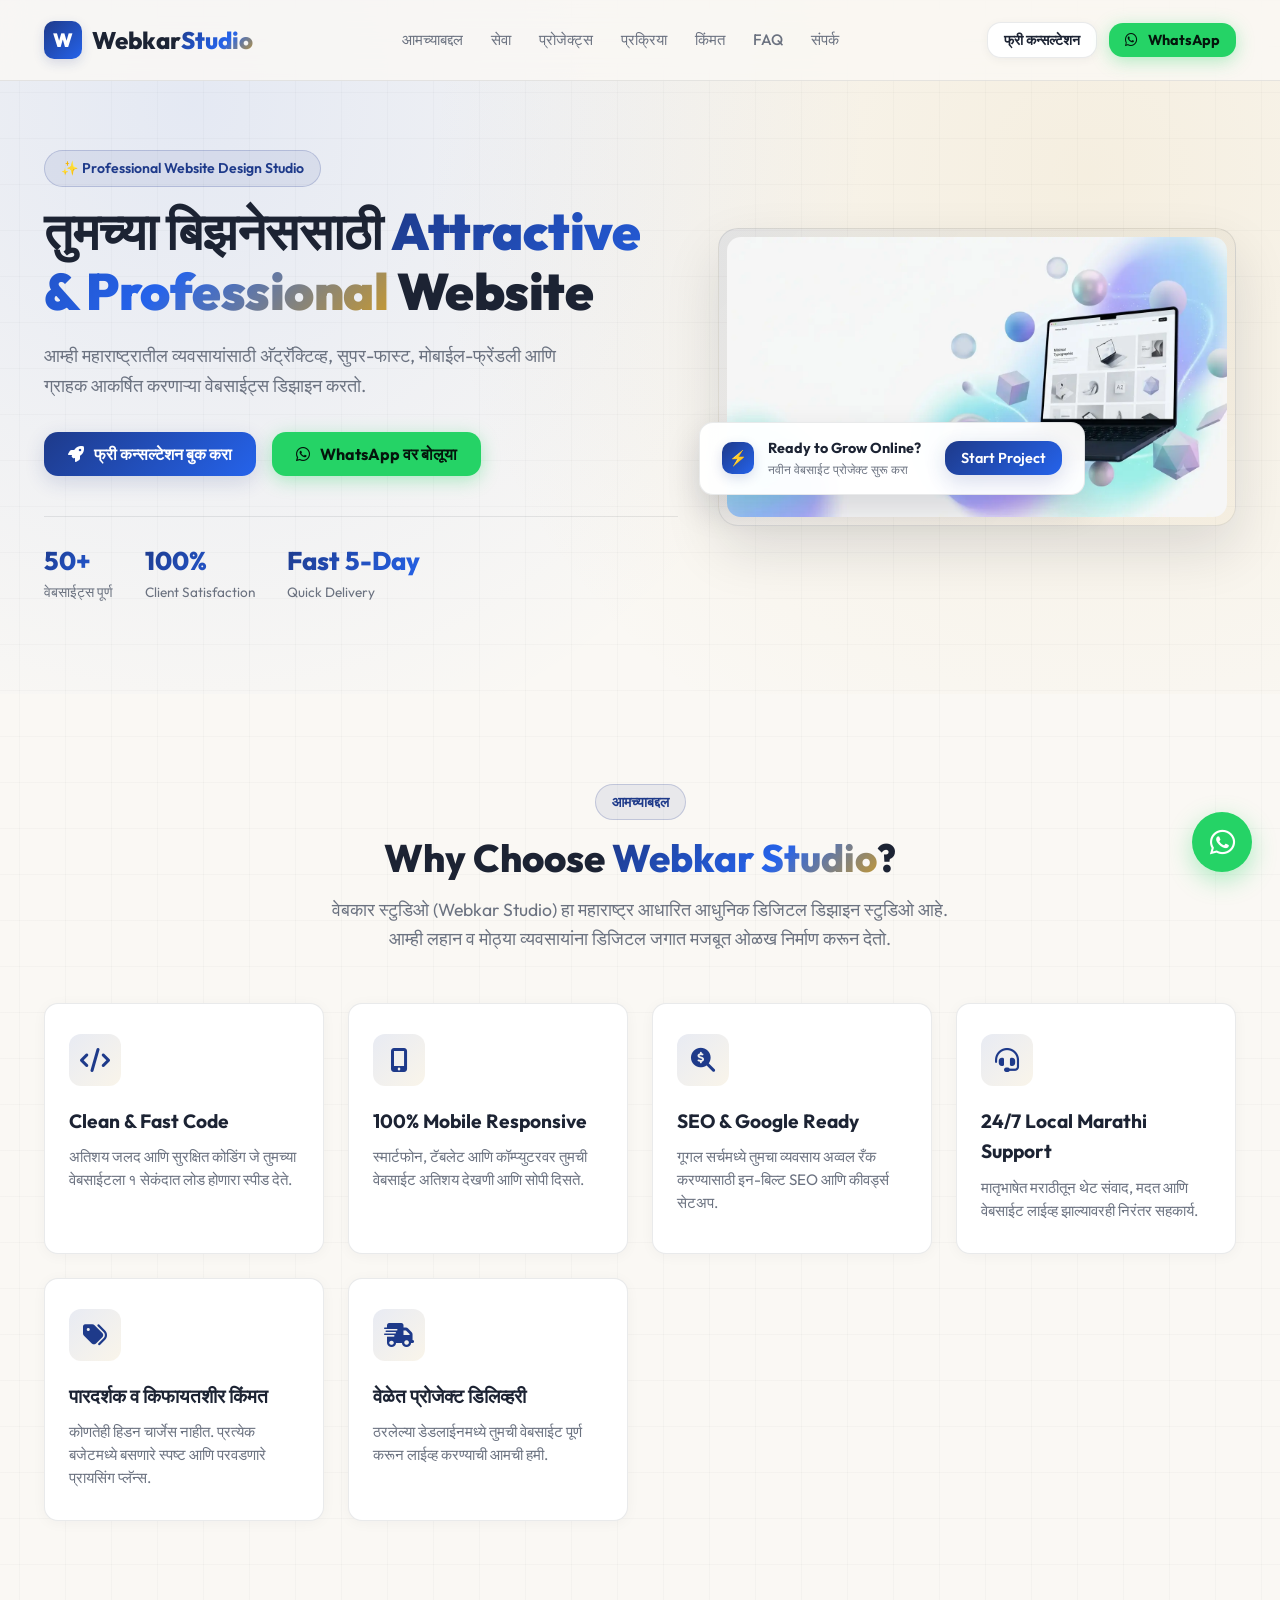
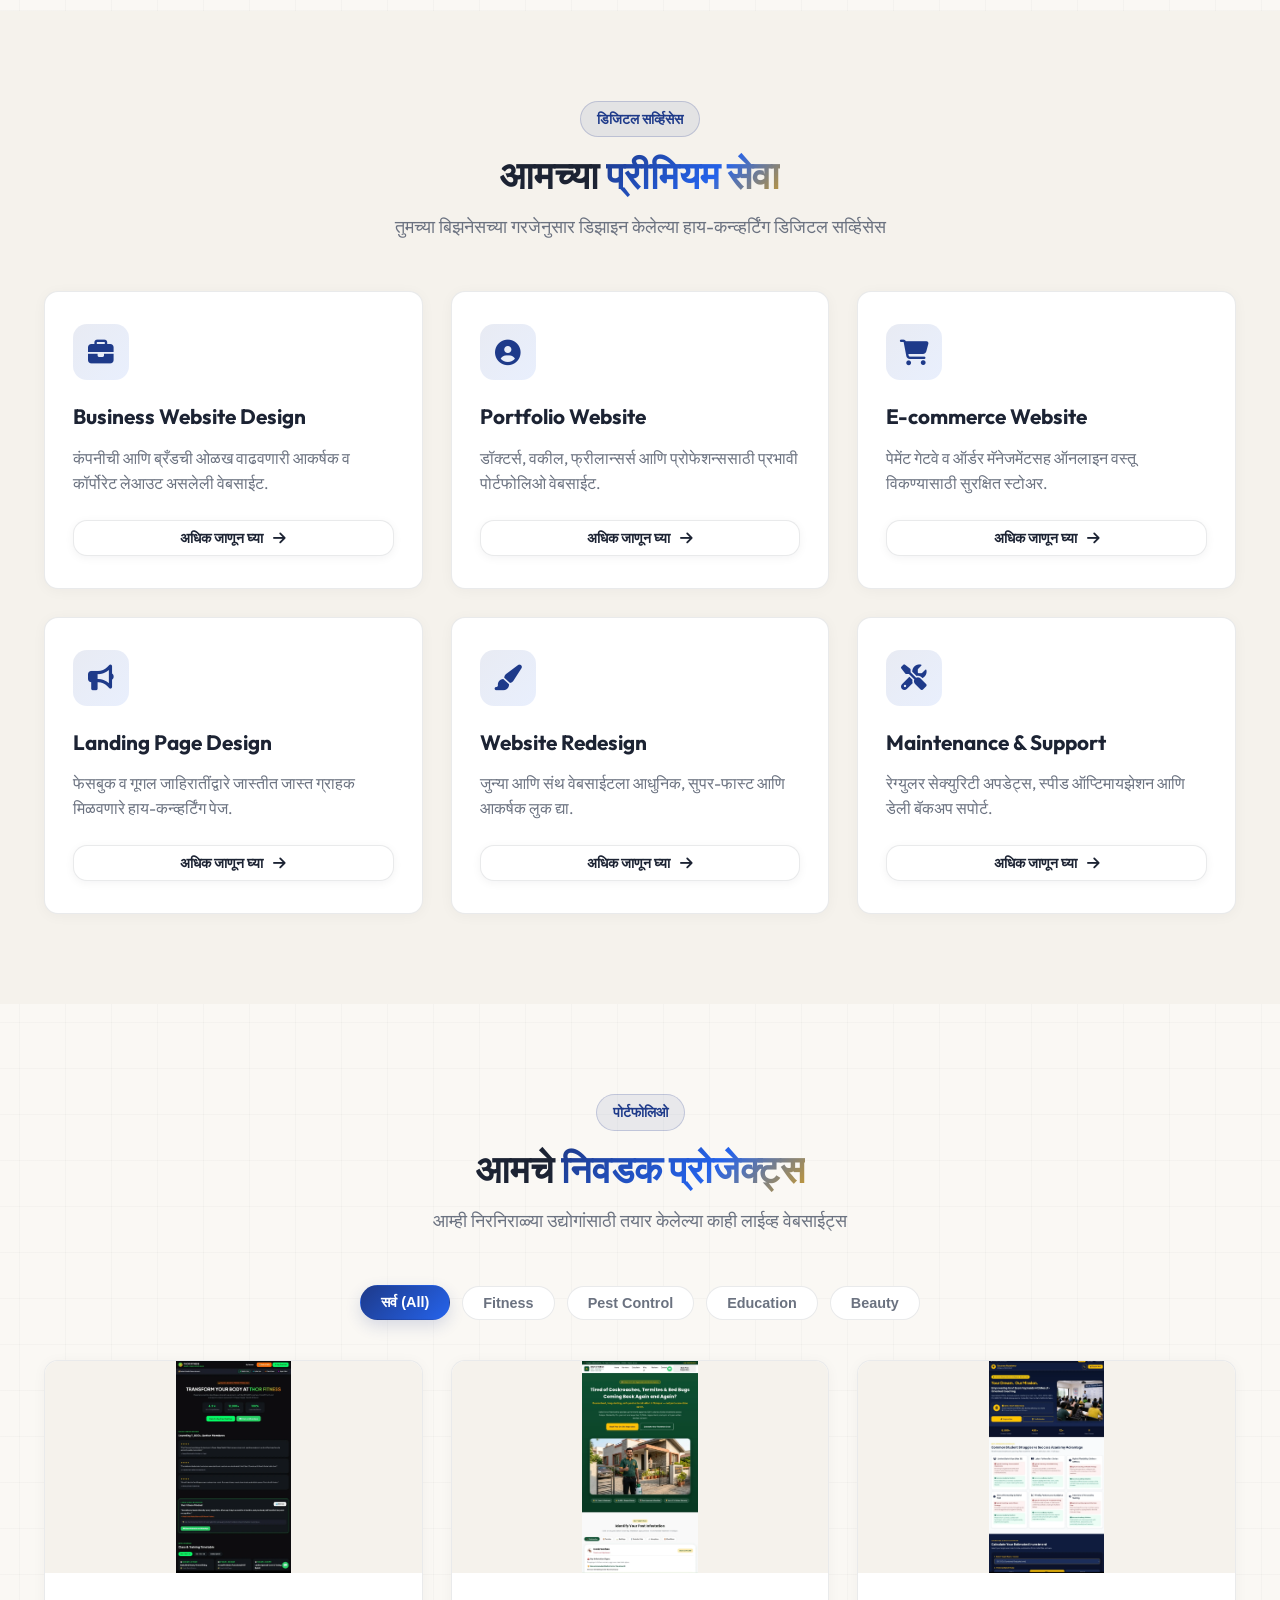
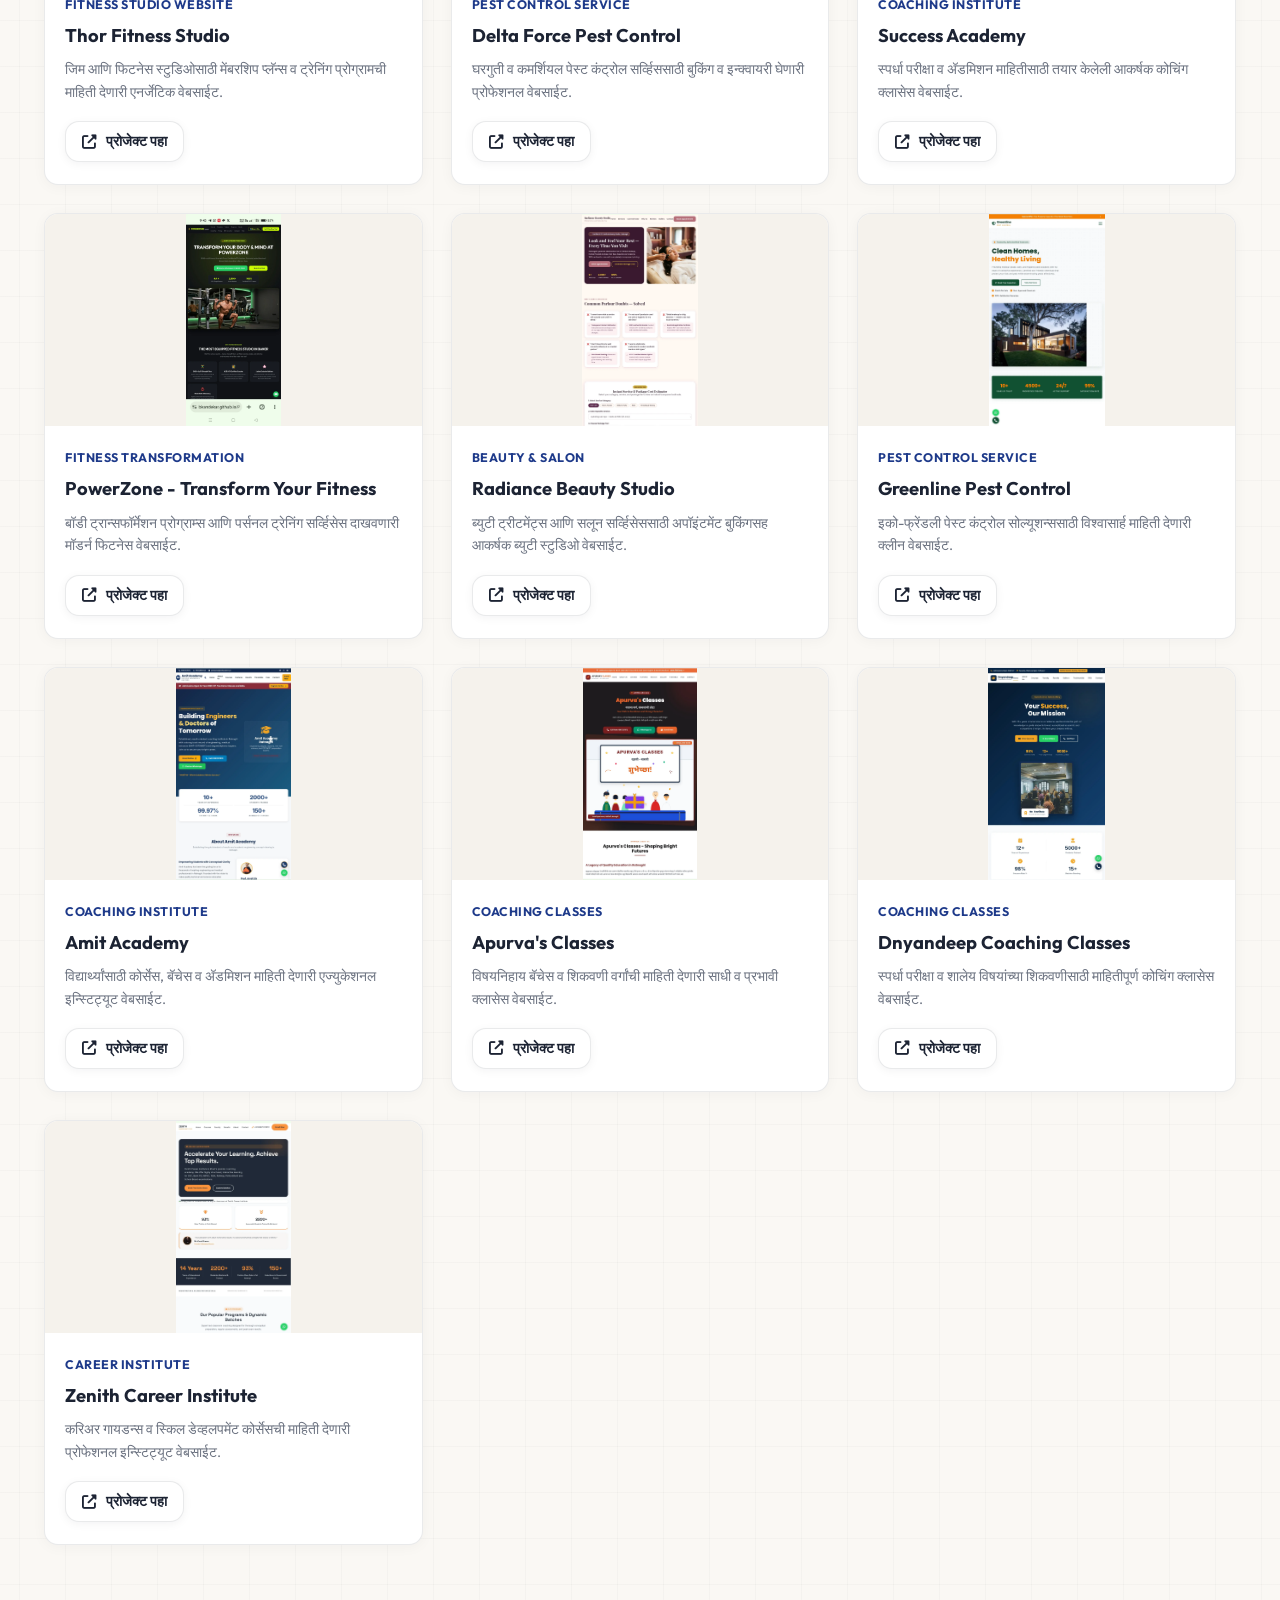
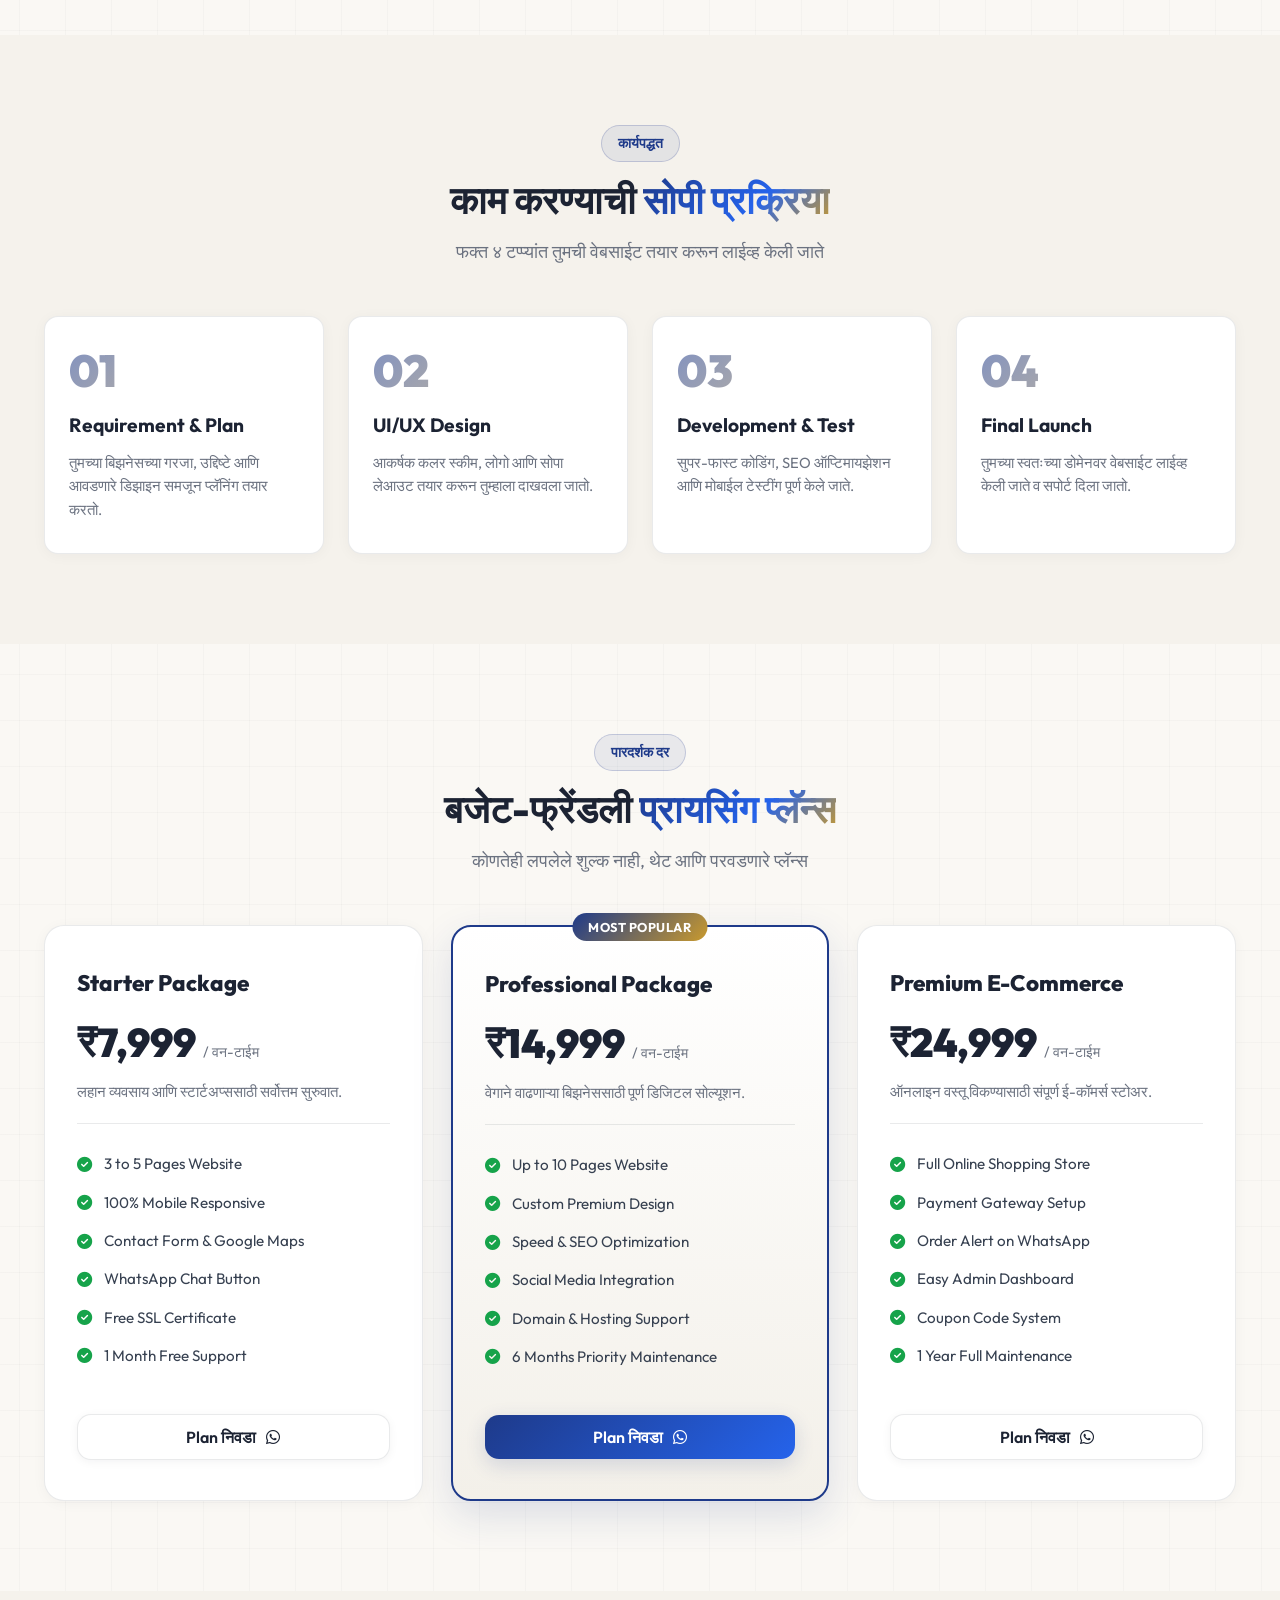
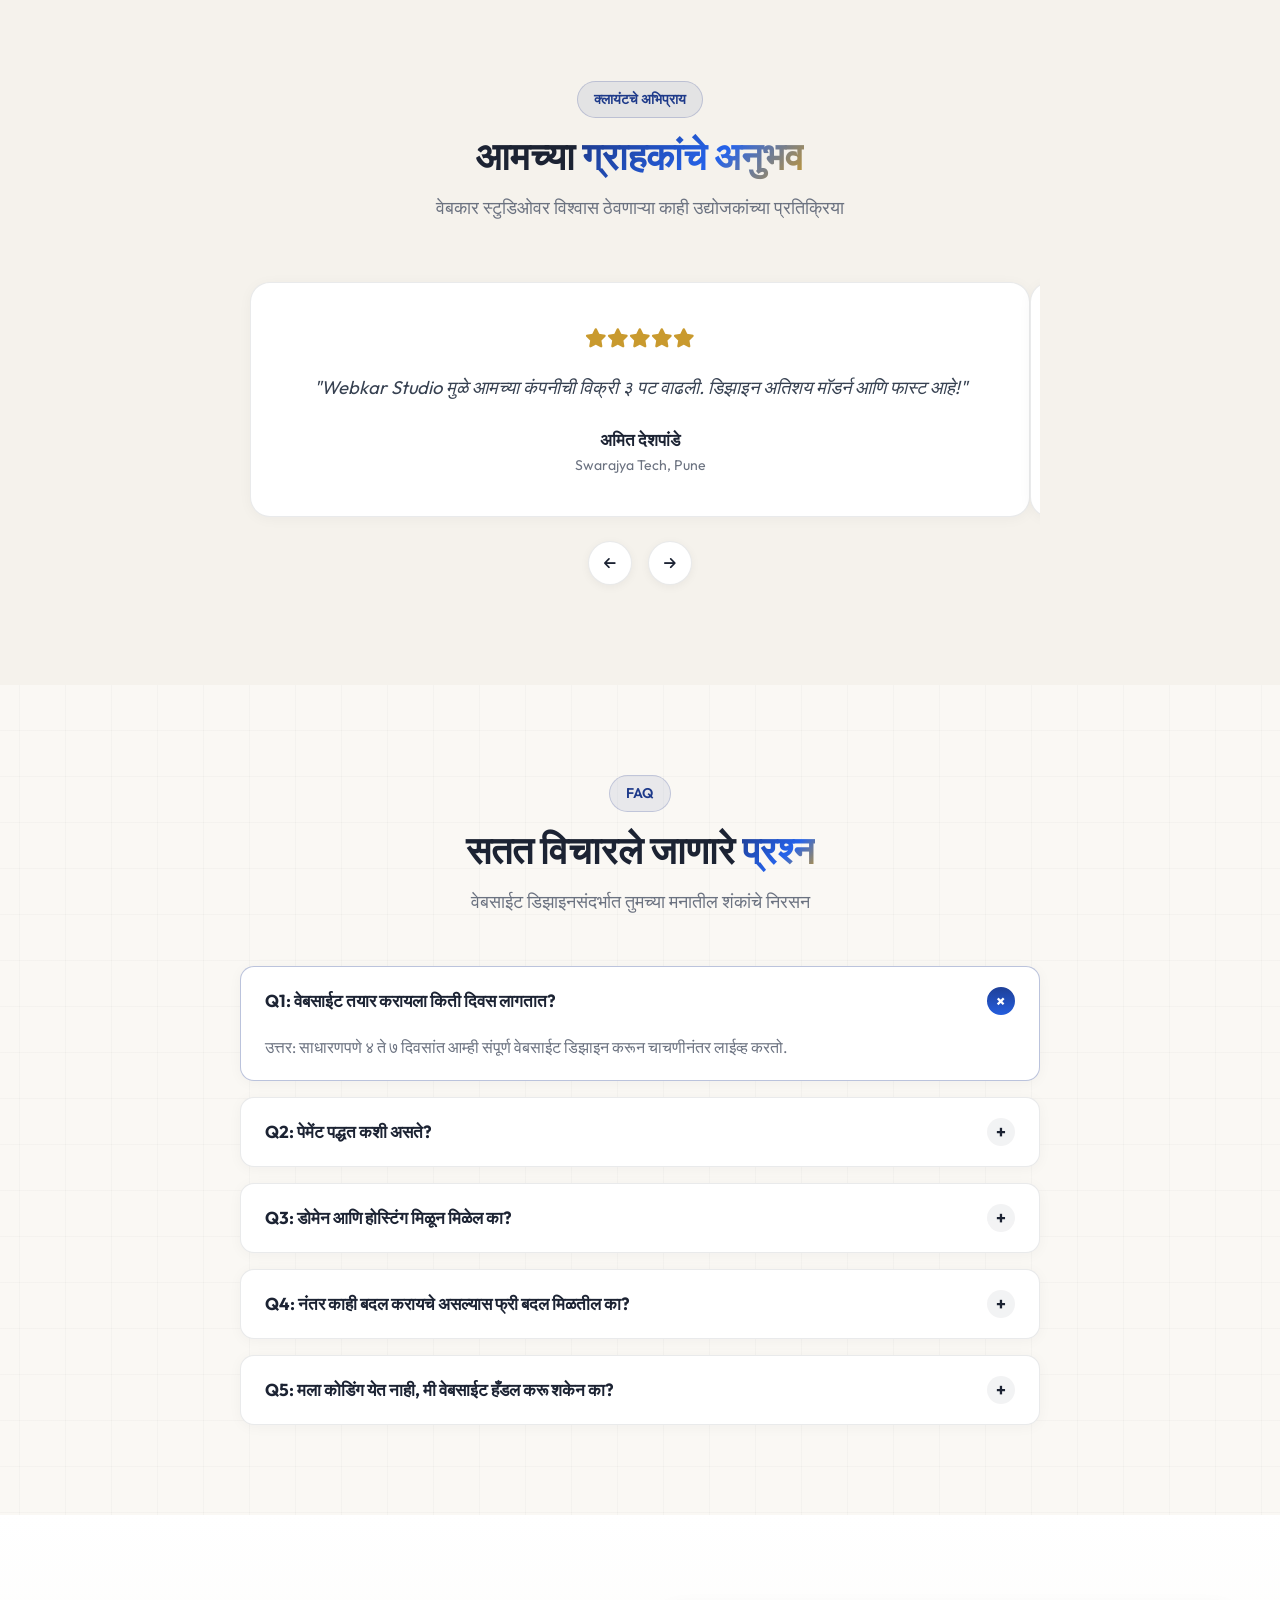
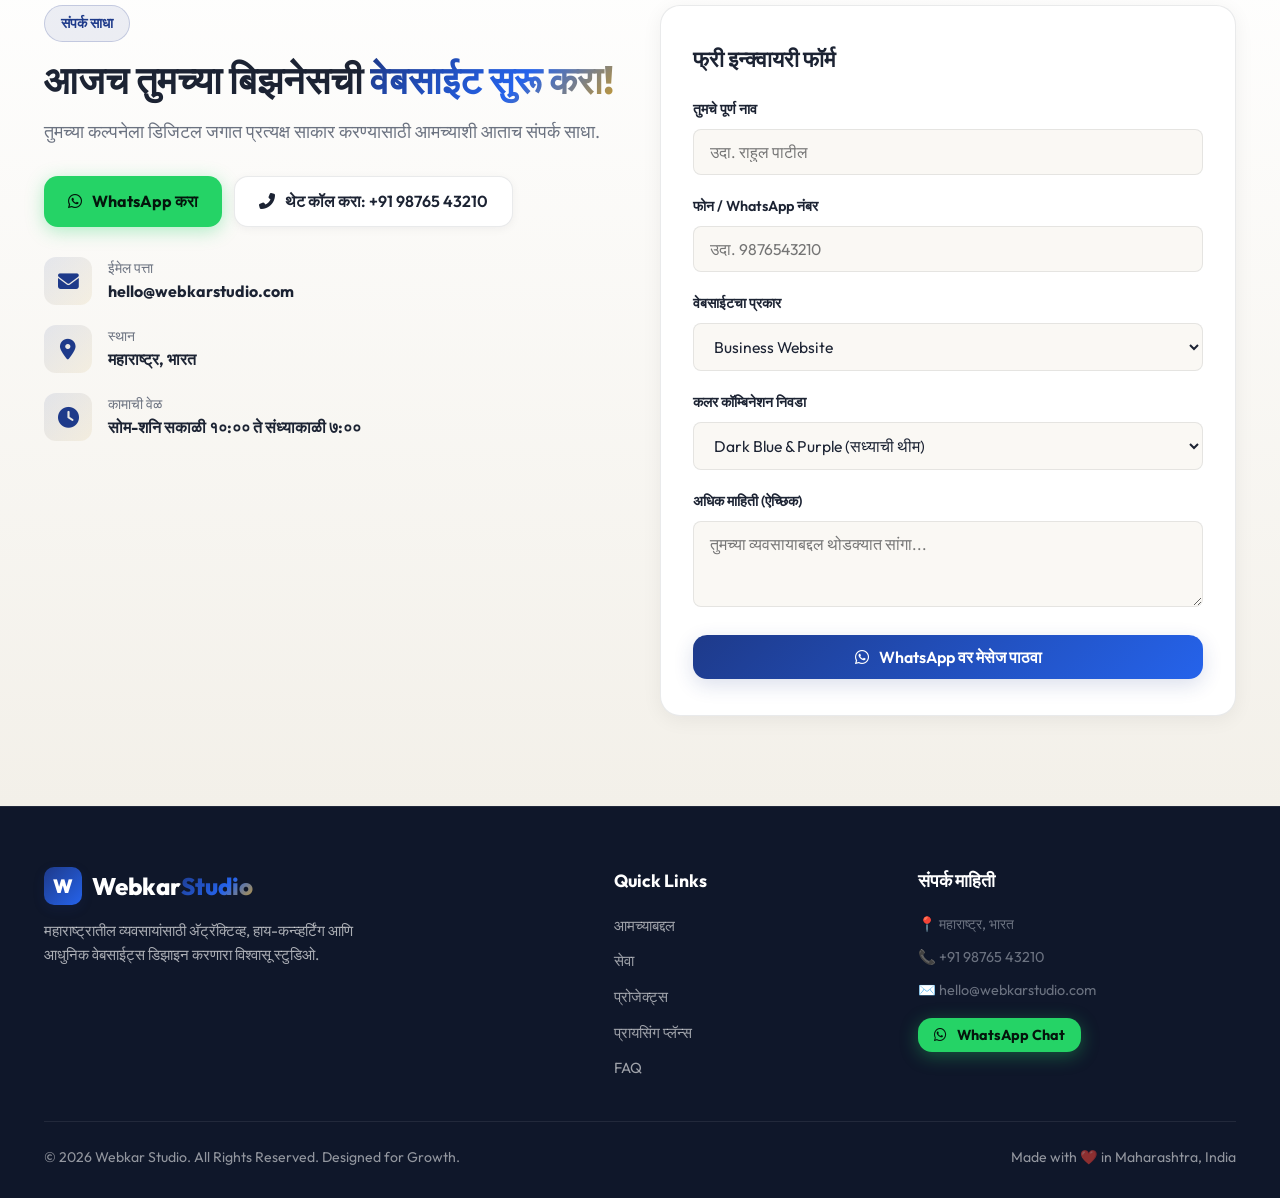
<file: index.html>
<!DOCTYPE html>
<html lang="mr">
<head>
  <meta charset="UTF-8">
  <meta name="viewport" content="width=device-width, initial-scale=1.0">
  <title>Webkar Studio | Professional Website Design & Digital Solutions</title>
  <meta name="description" content="Webkar Studio - महाराष्ट्रातील व्यवसायांसाठी अ‍ॅट्रॅक्टिव्ह, सुपर-फास्ट आणि SEO-फ्रेंडली वेबसाईट्स डिझाइन.">
  
  <!-- Google Fonts Outfit -->
  <link rel="preconnect" href="https://fonts.googleapis.com">
  <link rel="preconnect" href="https://fonts.gstatic.com" crossorigin>
  <link href="https://fonts.googleapis.com/css2?family=Outfit:wght@300;400;500;600;700;800;900&display=swap" rel="stylesheet">
  
  <!-- FontAwesome Icons -->
  <link rel="stylesheet" href="https://cdnjs.cloudflare.com/ajax/libs/font-awesome/6.4.0/css/all.min.css">
  
  <!-- Stylesheet -->
  <link rel="stylesheet" href="styles.css">
</head>
<body>

  <!-- ==========================================
       1. Sticky Navbar
       ========================================== -->
  <nav class="navbar" id="navbar">
    <div class="container navbar-inner">
      <a href="#" class="brand-logo">
        <div class="brand-icon">W</div>
        <span>Webkar<span class="text-gradient">Studio</span></span>
      </a>

      <ul class="nav-menu" id="navMenu">
        <li><a href="#about" class="nav-link">आमच्याबद्दल</a></li>
        <li><a href="#services" class="nav-link">सेवा</a></li>
        <li><a href="#portfolio" class="nav-link">प्रोजेक्ट्स</a></li>
        <li><a href="#process" class="nav-link">प्रक्रिया</a></li>
        <li><a href="#pricing" class="nav-link">किंमत</a></li>
        <li><a href="#faq" class="nav-link">FAQ</a></li>
        <li><a href="#contact" class="nav-link">संपर्क</a></li>
      </ul>

      <div class="nav-actions">
        <button class="btn btn-secondary btn-sm open-modal-btn">फ्री कन्सल्टेशन</button>
        <button class="btn btn-whatsapp btn-sm" onclick="openWhatsApp('नमस्कार Webkar Studio, मला वेबसाईट डिझाइनबद्दल माहिती हवी आहे.')">
          <i class="fab fa-whatsapp"></i> WhatsApp
        </button>
      </div>

      <button class="menu-toggle" id="menuToggle" aria-label="Toggle Navigation">
        <i class="fas fa-bars"></i>
      </button>
    </div>
  </nav>

  <!-- ==========================================
       2. Hero Section
       ========================================== -->
  <section class="hero-section" id="hero">
    <div class="container hero-grid">
      <div class="hero-content">
        <div class="section-badge">
          <span>✨ Professional Website Design Studio</span>
        </div>
        
        <h1 class="hero-headline">
          तुमच्या बिझनेससाठी <span class="text-gradient">Attractive & Professional</span> Website
        </h1>
        
        <p class="hero-subtext">
          आम्ही महाराष्ट्रातील व्यवसायांसाठी अ‍ॅट्रॅक्टिव्ह, सुपर-फास्ट, मोबाईल-फ्रेंडली आणि ग्राहक आकर्षित करणाऱ्या वेबसाईट्स डिझाइन करतो.
        </p>

        <div class="hero-ctas">
          <button class="btn btn-primary open-modal-btn" data-plan="Hero Consultation">
            <i class="fas fa-rocket"></i> फ्री कन्सल्टेशन बुक करा
          </button>
          <button class="btn btn-whatsapp" onclick="openWhatsApp('नमस्कार Webkar Studio, मला नवीन वेबसाईट सुरू करायची आहे.')">
            <i class="fab fa-whatsapp"></i> WhatsApp वर बोलूया
          </button>
        </div>

        <div class="hero-stats">
          <div class="stat-item">
            <span class="stat-num">50+</span>
            <span class="stat-label">वेबसाईट्स पूर्ण</span>
          </div>
          <div class="stat-item">
            <span class="stat-num">100%</span>
            <span class="stat-label">Client Satisfaction</span>
          </div>
          <div class="stat-item">
            <span class="stat-num">Fast 5-Day</span>
            <span class="stat-label">Quick Delivery</span>
          </div>
        </div>
      </div>

      <div class="hero-image-wrapper">
        <img src="images/hero-preview.webp" alt="Webkar Studio Showcase" class="hero-image">
        <div class="hero-floating-badge">
          <div class="brand-icon" style="width:32px;height:32px;font-size:0.9rem;">⚡</div>
          <div>
            <div style="font-weight:700;font-size:0.9rem;">Ready to Grow Online?</div>
            <div style="color:var(--text-muted);font-size:0.78rem;">नवीन वेबसाईट प्रोजेक्ट सुरू करा</div>
          </div>
          <button class="btn btn-primary btn-sm open-modal-btn" style="margin-left:10px;">Start Project</button>
        </div>
      </div>
    </div>
  </section>

  <!-- ==========================================
       3. About / Why Us Section
       ========================================== -->
  <section class="section" id="about">
    <div class="container">
      <div class="section-header text-center">
        <div class="section-badge">आमच्याबद्दल</div>
        <h2 class="section-title">Why Choose <span class="text-gradient">Webkar Studio</span>?</h2>
        <p class="section-subtitle">
          वेबकार स्टुडिओ (Webkar Studio) हा महाराष्ट्र आधारित आधुनिक डिजिटल डिझाइन स्टुडिओ आहे. आम्ही लहान व मोठ्या व्यवसायांना डिजिटल जगात मजबूत ओळख निर्माण करून देतो.
        </p>
      </div>

      <div class="about-grid">
        <div class="feature-card">
          <div class="feature-icon"><i class="fas fa-code"></i></div>
          <h3 class="feature-title">Clean & Fast Code</h3>
          <p class="feature-desc">अतिशय जलद आणि सुरक्षित कोडिंग जे तुमच्या वेबसाईटला १ सेकंदात लोड होणारा स्पीड देते.</p>
        </div>

        <div class="feature-card">
          <div class="feature-icon"><i class="fas fa-mobile-alt"></i></div>
          <h3 class="feature-title">100% Mobile Responsive</h3>
          <p class="feature-desc">स्मार्टफोन, टॅबलेट आणि कॉम्प्युटरवर तुमची वेबसाईट अतिशय देखणी आणि सोपी दिसते.</p>
        </div>

        <div class="feature-card">
          <div class="feature-icon"><i class="fas fa-search-dollar"></i></div>
          <h3 class="feature-title">SEO & Google Ready</h3>
          <p class="feature-desc">गूगल सर्चमध्ये तुमचा व्यवसाय अव्वल रँक करण्यासाठी इन-बिल्ट SEO आणि कीवर्ड्स सेटअप.</p>
        </div>

        <div class="feature-card">
          <div class="feature-icon"><i class="fas fa-headset"></i></div>
          <h3 class="feature-title">24/7 Local Marathi Support</h3>
          <p class="feature-desc">मातृभाषेत मराठीतून थेट संवाद, मदत आणि वेबसाईट लाईव्ह झाल्यावरही निरंतर सहकार्य.</p>
        </div>

        <div class="feature-card">
          <div class="feature-icon"><i class="fas fa-tags"></i></div>
          <h3 class="feature-title">पारदर्शक व किफायतशीर किंमत</h3>
          <p class="feature-desc">कोणतेही हिडन चार्जेस नाहीत. प्रत्येक बजेटमध्ये बसणारे स्पष्ट आणि परवडणारे प्रायसिंग प्लॅन्स.</p>
        </div>

        <div class="feature-card">
          <div class="feature-icon"><i class="fas fa-shipping-fast"></i></div>
          <h3 class="feature-title">वेळेत प्रोजेक्ट डिलिव्हरी</h3>
          <p class="feature-desc">ठरलेल्या डेडलाईनमध्ये तुमची वेबसाईट पूर्ण करून लाईव्ह करण्याची आमची हमी.</p>
        </div>
      </div>
    </div>
  </section>

  <!-- ==========================================
       4. Services Section
       ========================================== -->
  <section class="section" id="services" style="background: #F5F2EC;">
    <div class="container">
      <div class="section-header text-center">
        <div class="section-badge">डिजिटल सर्व्हिसेस</div>
        <h2 class="section-title">आमच्या <span class="text-gradient">प्रीमियम सेवा</span></h2>
        <p class="section-subtitle">तुमच्या बिझनेसच्या गरजेनुसार डिझाइन केलेल्या हाय-कन्व्हर्टिंग डिजिटल सर्व्हिसेस</p>
      </div>

      <div class="services-grid">
        <div class="service-card">
          <div>
            <div class="service-header">
              <div class="service-icon-box"><i class="fas fa-briefcase"></i></div>
            </div>
            <h3 class="service-title">Business Website Design</h3>
            <p class="service-desc">कंपनीची आणि ब्रँडची ओळख वाढवणारी आकर्षक व कॉर्पोरेट लेआउट असलेली वेबसाईट.</p>
          </div>
          <button class="btn btn-secondary btn-sm open-modal-btn" data-plan="Business Website Design">
            अधिक जाणून घ्या <i class="fas fa-arrow-right"></i>
          </button>
        </div>

        <div class="service-card">
          <div>
            <div class="service-header">
              <div class="service-icon-box"><i class="fas fa-user-circle"></i></div>
            </div>
            <h3 class="service-title">Portfolio Website</h3>
            <p class="service-desc">डॉक्टर्स, वकील, फ्रीलान्सर्स आणि प्रोफेशन्ससाठी प्रभावी पोर्टफोलिओ वेबसाईट.</p>
          </div>
          <button class="btn btn-secondary btn-sm open-modal-btn" data-plan="Portfolio Website">
            अधिक जाणून घ्या <i class="fas fa-arrow-right"></i>
          </button>
        </div>

        <div class="service-card">
          <div>
            <div class="service-header">
              <div class="service-icon-box"><i class="fas fa-shopping-cart"></i></div>
            </div>
            <h3 class="service-title">E-commerce Website</h3>
            <p class="service-desc">पेमेंट गेटवे व ऑर्डर मॅनेजमेंटसह ऑनलाइन वस्तू विकण्यासाठी सुरक्षित स्टोअर.</p>
          </div>
          <button class="btn btn-secondary btn-sm open-modal-btn" data-plan="E-commerce Website">
            अधिक जाणून घ्या <i class="fas fa-arrow-right"></i>
          </button>
        </div>

        <div class="service-card">
          <div>
            <div class="service-header">
              <div class="service-icon-box"><i class="fas fa-bullhorn"></i></div>
            </div>
            <h3 class="service-title">Landing Page Design</h3>
            <p class="service-desc">फेसबुक व गूगल जाहिरातींद्वारे जास्तीत जास्त ग्राहक मिळवणारे हाय-कन्व्हर्टिंग पेज.</p>
          </div>
          <button class="btn btn-secondary btn-sm open-modal-btn" data-plan="Landing Page Design">
            अधिक जाणून घ्या <i class="fas fa-arrow-right"></i>
          </button>
        </div>

        <div class="service-card">
          <div>
            <div class="service-header">
              <div class="service-icon-box"><i class="fas fa-paint-brush"></i></div>
            </div>
            <h3 class="service-title">Website Redesign</h3>
            <p class="service-desc">जुन्या आणि संथ वेबसाईटला आधुनिक, सुपर-फास्ट आणि आकर्षक लुक द्या.</p>
          </div>
          <button class="btn btn-secondary btn-sm open-modal-btn" data-plan="Website Redesign">
            अधिक जाणून घ्या <i class="fas fa-arrow-right"></i>
          </button>
        </div>

        <div class="service-card">
          <div>
            <div class="service-header">
              <div class="service-icon-box"><i class="fas fa-tools"></i></div>
            </div>
            <h3 class="service-title">Maintenance & Support</h3>
            <p class="service-desc">रेग्युलर सेक्युरिटी अपडेट्स, स्पीड ऑप्टिमायझेशन आणि डेली बॅकअप सपोर्ट.</p>
          </div>
          <button class="btn btn-secondary btn-sm open-modal-btn" data-plan="Maintenance & Support">
            अधिक जाणून घ्या <i class="fas fa-arrow-right"></i>
          </button>
        </div>
      </div>
    </div>
  </section>

  <!-- ==========================================
       5. Projects / Portfolio Showcase
       ========================================== -->
  <section class="section" id="portfolio">
    <div class="container">
      <div class="section-header text-center">
        <div class="section-badge">पोर्टफोलिओ</div>
        <h2 class="section-title">आमचे <span class="text-gradient">निवडक प्रोजेक्ट्स</span></h2>
        <p class="section-subtitle">आम्ही निरनिराळ्या उद्योगांसाठी तयार केलेल्या काही लाईव्ह वेबसाईट्स</p>
      </div>

      <div class="portfolio-filter">
        <button class="filter-btn active" data-filter="all">सर्व (All)</button>
        <button class="filter-btn" data-filter="fitness">Fitness</button>
        <button class="filter-btn" data-filter="pest">Pest Control</button>
        <button class="filter-btn" data-filter="education">Education</button>
        <button class="filter-btn" data-filter="beauty">Beauty</button>
      </div>

      <div class="projects-grid">
        <!-- Project 1 -->
        <div class="project-card" data-category="fitness">
          <div class="project-thumb-wrapper">
            <img src="images/project-thor-fitness-studio.webp" alt="PowerZone Fitness Studio Homepage Screenshot" class="project-thumb">
          </div>
          <div class="project-content">
            <span class="project-tag">Fitness Studio Website</span>
            <h3 class="project-title">Thor Fitness Studio</h3>
            <p class="project-desc">जिम आणि फिटनेस स्टुडिओसाठी मेंबरशिप प्लॅन्स व ट्रेनिंग प्रोग्रामची माहिती देणारी एनर्जेटिक वेबसाईट.</p>
            <div class="project-actions">
              <a href="https://bkandekar.github.io/Thor-Fitness/" target="_blank" rel="noopener" class="btn btn-secondary btn-sm">
                <i class="fas fa-external-link-alt"></i> प्रोजेक्ट पहा
              </a>
            </div>
          </div>
        </div>

        <!-- Project 2 -->
        <div class="project-card" data-category="pest">
          <div class="project-thumb-wrapper">
            <img src="images/project-delta-force-pest-control.webp" alt="Delta Force Pest Control Homepage Screenshot" class="project-thumb">
          </div>
          <div class="project-content">
            <span class="project-tag">Pest Control Service</span>
            <h3 class="project-title">Delta Force Pest Control</h3>
            <p class="project-desc">घरगुती व कमर्शियल पेस्ट कंट्रोल सर्व्हिससाठी बुकिंग व इन्क्वायरी घेणारी प्रोफेशनल वेबसाईट.</p>
            <div class="project-actions">
              <a href="https://bkandekar.github.io/Delta-Force-Pest-Control" target="_blank" rel="noopener" class="btn btn-secondary btn-sm">
                <i class="fas fa-external-link-alt"></i> प्रोजेक्ट पहा
              </a>
            </div>
          </div>
        </div>

        <!-- Project 3 -->
        <div class="project-card" data-category="education">
          <div class="project-thumb-wrapper">
            <img src="images/project-success-academy.webp" alt="Success Academy Homepage Screenshot" class="project-thumb">
          </div>
          <div class="project-content">
            <span class="project-tag">Coaching Institute</span>
            <h3 class="project-title">Success Academy</h3>
            <p class="project-desc">स्पर्धा परीक्षा व अ‍ॅडमिशन माहितीसाठी तयार केलेली आकर्षक कोचिंग क्लासेस वेबसाईट.</p>
            <div class="project-actions">
              <a href="https://bkandekar.github.io/Success-Academy/" target="_blank" rel="noopener" class="btn btn-secondary btn-sm">
                <i class="fas fa-external-link-alt"></i> प्रोजेक्ट पहा
              </a>
            </div>
          </div>
        </div>

        <!-- Project 4 -->
        <div class="project-card" data-category="fitness">
          <div class="project-thumb-wrapper">
            <img src="images/project-powerzone-transform-your-fitness.webp" alt="PowerZone Transform Your Fitness Homepage Screenshot" class="project-thumb">
          </div>
          <div class="project-content">
            <span class="project-tag">Fitness Transformation</span>
            <h3 class="project-title">PowerZone - Transform Your Fitness</h3>
            <p class="project-desc">बॉडी ट्रान्सफॉर्मेशन प्रोग्राम्स आणि पर्सनल ट्रेनिंग सर्व्हिसेस दाखवणारी मॉडर्न फिटनेस वेबसाईट.</p>
            <div class="project-actions">
              <a href="https://bkandekar.github.io/PowerZone-Transform-Your-Fitness" target="_blank" rel="noopener" class="btn btn-secondary btn-sm">
                <i class="fas fa-external-link-alt"></i> प्रोजेक्ट पहा
              </a>
            </div>
          </div>
        </div>

        <!-- Project 5 -->
        <div class="project-card" data-category="beauty">
          <div class="project-thumb-wrapper">
            <img src="images/project-radiance-beauty-studio.webp" alt="Radiance Beauty Studio Homepage Screenshot" class="project-thumb">
          </div>
          <div class="project-content">
            <span class="project-tag">Beauty & Salon</span>
            <h3 class="project-title">Radiance Beauty Studio</h3>
            <p class="project-desc">ब्युटी ट्रीटमेंट्स आणि सलून सर्व्हिसेससाठी अपॉइंटमेंट बुकिंगसह आकर्षक ब्युटी स्टुडिओ वेबसाईट.</p>
            <div class="project-actions">
              <a href="https://bkandekar.github.io/Radiance-Beauty-Studio" target="_blank" rel="noopener" class="btn btn-secondary btn-sm">
                <i class="fas fa-external-link-alt"></i> प्रोजेक्ट पहा
              </a>
            </div>
          </div>
        </div>

        <!-- Project 6 -->
        <div class="project-card" data-category="pest">
          <div class="project-thumb-wrapper">
            <img src="images/project-greenline-pest-control.webp" alt="Greenline Pest Control Homepage Screenshot" class="project-thumb">
          </div>
          <div class="project-content">
            <span class="project-tag">Pest Control Service</span>
            <h3 class="project-title">Greenline Pest Control</h3>
            <p class="project-desc">इको-फ्रेंडली पेस्ट कंट्रोल सोल्यूशन्ससाठी विश्वासार्ह माहिती देणारी क्लीन वेबसाईट.</p>
            <div class="project-actions">
              <a href="https://bkandekar.github.io/Greenline-Pest-Control" target="_blank" rel="noopener" class="btn btn-secondary btn-sm">
                <i class="fas fa-external-link-alt"></i> प्रोजेक्ट पहा
              </a>
            </div>
          </div>
        </div>

        <!-- Project 7 -->
        <div class="project-card" data-category="education">
          <div class="project-thumb-wrapper">
            <img src="images/project-amit-academy.webp" alt="Amit Academy Homepage Screenshot" class="project-thumb">
          </div>
          <div class="project-content">
            <span class="project-tag">Coaching Institute</span>
            <h3 class="project-title">Amit Academy</h3>
            <p class="project-desc">विद्यार्थ्यांसाठी कोर्सेस, बॅचेस व अ‍ॅडमिशन माहिती देणारी एज्युकेशनल इन्स्टिट्यूट वेबसाईट.</p>
            <div class="project-actions">
              <a href="https://bkandekar.github.io/Amit-Academy-/" target="_blank" rel="noopener" class="btn btn-secondary btn-sm">
                <i class="fas fa-external-link-alt"></i> प्रोजेक्ट पहा
              </a>
            </div>
          </div>
        </div>

        <!-- Project 8 -->
        <div class="project-card" data-category="education">
          <div class="project-thumb-wrapper">
            <img src="images/project-apurvas-classes.webp" alt="Apurva's Classes Homepage Screenshot" class="project-thumb">
          </div>
          <div class="project-content">
            <span class="project-tag">Coaching Classes</span>
            <h3 class="project-title">Apurva's Classes</h3>
            <p class="project-desc">विषयनिहाय बॅचेस व शिकवणी वर्गांची माहिती देणारी साधी व प्रभावी क्लासेस वेबसाईट.</p>
            <div class="project-actions">
              <a href="https://bkandekar.github.io/Apurva-s-Classes/" target="_blank" rel="noopener" class="btn btn-secondary btn-sm">
                <i class="fas fa-external-link-alt"></i> प्रोजेक्ट पहा
              </a>
            </div>
          </div>
        </div>

        <!-- Project 9 -->
        <div class="project-card" data-category="education">
          <div class="project-thumb-wrapper">
            <img src="images/project-dnyandeep-coaching-classes.webp" alt="Dnyandeep Coaching Classes Homepage Screenshot" class="project-thumb">
          </div>
          <div class="project-content">
            <span class="project-tag">Coaching Classes</span>
            <h3 class="project-title">Dnyandeep Coaching Classes</h3>
            <p class="project-desc">स्पर्धा परीक्षा व शालेय विषयांच्या शिकवणीसाठी माहितीपूर्ण कोचिंग क्लासेस वेबसाईट.</p>
            <div class="project-actions">
              <a href="https://bkandekar.github.io/Dnyandeep-coaching-classes-/" target="_blank" rel="noopener" class="btn btn-secondary btn-sm">
                <i class="fas fa-external-link-alt"></i> प्रोजेक्ट पहा
              </a>
            </div>
          </div>
        </div>

        <!-- Project 10 -->
        <div class="project-card" data-category="education">
          <div class="project-thumb-wrapper">
            <img src="images/project-zenith-career-institute.webp" alt="Zenith Career Institute Homepage Screenshot" class="project-thumb">
          </div>
          <div class="project-content">
            <span class="project-tag">Career Institute</span>
            <h3 class="project-title">Zenith Career Institute</h3>
            <p class="project-desc">करिअर गायडन्स व स्किल डेव्हलपमेंट कोर्सेसची माहिती देणारी प्रोफेशनल इन्स्टिट्यूट वेबसाईट.</p>
            <div class="project-actions">
              <a href="https://bkandekar.github.io/Zenith-Career-Institute-" target="_blank" rel="noopener" class="btn btn-secondary btn-sm">
                <i class="fas fa-external-link-alt"></i> प्रोजेक्ट पहा
              </a>
            </div>
          </div>
        </div>

      </div>
    </div>
  </section>

  <!-- ==========================================
       6. Process Section
       ========================================== -->
  <section class="section" id="process" style="background: #F5F2EC;">
    <div class="container">
      <div class="section-header text-center">
        <div class="section-badge">कार्यपद्धत</div>
        <h2 class="section-title">काम करण्याची <span class="text-gradient">सोपी प्रक्रिया</span></h2>
        <p class="section-subtitle">फक्त ४ टप्प्यांत तुमची वेबसाईट तयार करून लाईव्ह केली जाते</p>
      </div>

      <div class="process-grid">
        <div class="process-card">
          <div class="process-number">01</div>
          <h3 class="process-title">Requirement & Plan</h3>
          <p class="process-desc">तुमच्या बिझनेसच्या गरजा, उद्दिष्टे आणि आवडणारे डिझाइन समजून प्लॅनिंग तयार करतो.</p>
        </div>

        <div class="process-card">
          <div class="process-number">02</div>
          <h3 class="process-title">UI/UX Design</h3>
          <p class="process-desc">आकर्षक कलर स्कीम, लोगो आणि सोपा लेआउट तयार करून तुम्हाला दाखवला जातो.</p>
        </div>

        <div class="process-card">
          <div class="process-number">03</div>
          <h3 class="process-title">Development & Test</h3>
          <p class="process-desc">सुपर-फास्ट कोडिंग, SEO ऑप्टिमायझेशन आणि मोबाईल टेस्टींग पूर्ण केले जाते.</p>
        </div>

        <div class="process-card">
          <div class="process-number">04</div>
          <h3 class="process-title">Final Launch</h3>
          <p class="process-desc">तुमच्या स्वतःच्या डोमेनवर वेबसाईट लाईव्ह केली जाते व सपोर्ट दिला जातो.</p>
        </div>
      </div>
    </div>
  </section>

  <!-- ==========================================
       7. Pricing Section
       ========================================== -->
  <section class="section" id="pricing">
    <div class="container">
      <div class="section-header text-center">
        <div class="section-badge">पारदर्शक दर</div>
        <h2 class="section-title">बजेट-फ्रेंडली <span class="text-gradient">प्रायसिंग प्लॅन्स</span></h2>
        <p class="section-subtitle">कोणतेही लपलेले शुल्क नाही, थेट आणि परवडणारे प्लॅन्स</p>
      </div>

      <div class="pricing-grid">
        <!-- Starter Plan -->
        <div class="pricing-card">
          <h3 class="pricing-plan">Starter Package</h3>
          <div class="pricing-price">₹7,999 <span>/ वन-टाईम</span></div>
          <p class="pricing-desc">लहान व्यवसाय आणि स्टार्टअप्ससाठी सर्वोत्तम सुरुवात.</p>

          <ul class="pricing-features">
            <li class="pricing-feature-item"><i class="fas fa-check-circle"></i> 3 to 5 Pages Website</li>
            <li class="pricing-feature-item"><i class="fas fa-check-circle"></i> 100% Mobile Responsive</li>
            <li class="pricing-feature-item"><i class="fas fa-check-circle"></i> Contact Form & Google Maps</li>
            <li class="pricing-feature-item"><i class="fas fa-check-circle"></i> WhatsApp Chat Button</li>
            <li class="pricing-feature-item"><i class="fas fa-check-circle"></i> Free SSL Certificate</li>
            <li class="pricing-feature-item"><i class="fas fa-check-circle"></i> 1 Month Free Support</li>
          </ul>

          <button class="btn btn-secondary" onclick="openWhatsApp('नमस्कार Webkar Studio, मला Starter Package (₹7,999) प्लॅन निवडायचा आहे.')">
            Plan निवडा <i class="fab fa-whatsapp"></i>
          </button>
        </div>

        <!-- Professional Plan (Featured) -->
        <div class="pricing-card featured">
          <div class="popular-badge">Most Popular</div>
          <h3 class="pricing-plan">Professional Package</h3>
          <div class="pricing-price">₹14,999 <span>/ वन-टाईम</span></div>
          <p class="pricing-desc">वेगाने वाढणाऱ्या बिझनेससाठी पूर्ण डिजिटल सोल्यूशन.</p>

          <ul class="pricing-features">
            <li class="pricing-feature-item"><i class="fas fa-check-circle"></i> Up to 10 Pages Website</li>
            <li class="pricing-feature-item"><i class="fas fa-check-circle"></i> Custom Premium Design</li>
            <li class="pricing-feature-item"><i class="fas fa-check-circle"></i> Speed & SEO Optimization</li>
            <li class="pricing-feature-item"><i class="fas fa-check-circle"></i> Social Media Integration</li>
            <li class="pricing-feature-item"><i class="fas fa-check-circle"></i> Domain & Hosting Support</li>
            <li class="pricing-feature-item"><i class="fas fa-check-circle"></i> 6 Months Priority Maintenance</li>
          </ul>

          <button class="btn btn-primary" onclick="openWhatsApp('नमस्कार Webkar Studio, मला Professional Package (₹14,999) प्लॅन निवडायचा आहे.')">
            Plan निवडा <i class="fab fa-whatsapp"></i>
          </button>
        </div>

        <!-- Premium E-Commerce -->
        <div class="pricing-card">
          <h3 class="pricing-plan">Premium E-Commerce</h3>
          <div class="pricing-price">₹24,999 <span>/ वन-टाईम</span></div>
          <p class="pricing-desc">ऑनलाइन वस्तू विकण्यासाठी संपूर्ण ई-कॉमर्स स्टोअर.</p>

          <ul class="pricing-features">
            <li class="pricing-feature-item"><i class="fas fa-check-circle"></i> Full Online Shopping Store</li>
            <li class="pricing-feature-item"><i class="fas fa-check-circle"></i> Payment Gateway Setup</li>
            <li class="pricing-feature-item"><i class="fas fa-check-circle"></i> Order Alert on WhatsApp</li>
            <li class="pricing-feature-item"><i class="fas fa-check-circle"></i> Easy Admin Dashboard</li>
            <li class="pricing-feature-item"><i class="fas fa-check-circle"></i> Coupon Code System</li>
            <li class="pricing-feature-item"><i class="fas fa-check-circle"></i> 1 Year Full Maintenance</li>
          </ul>

          <button class="btn btn-secondary" onclick="openWhatsApp('नमस्कार Webkar Studio, मला Premium E-Commerce (₹24,999) प्लॅन निवडायचा आहे.')">
            Plan निवडा <i class="fab fa-whatsapp"></i>
          </button>
        </div>
      </div>
    </div>
  </section>

  <!-- ==========================================
       8. Testimonials Slider
       ========================================== -->
  <section class="section" id="testimonials" style="background: #F5F2EC;">
    <div class="container">
      <div class="section-header text-center">
        <div class="section-badge">क्लायंटचे अभिप्राय</div>
        <h2 class="section-title">आमच्या <span class="text-gradient">ग्राहकांचे अनुभव</span></h2>
        <p class="section-subtitle">वेबकार स्टुडिओवर विश्वास ठेवणाऱ्या काही उद्योजकांच्या प्रतिक्रिया</p>
      </div>

      <div class="testimonials-wrapper">
        <div class="testimonials-track" id="testimonialTrack">
          <!-- Slide 1 -->
          <div class="testimonial-card">
            <div class="testimonial-stars"><i class="fas fa-star"></i><i class="fas fa-star"></i><i class="fas fa-star"></i><i class="fas fa-star"></i><i class="fas fa-star"></i></div>
            <p class="testimonial-text">"Webkar Studio मुळे आमच्या कंपनीची विक्री ३ पट वाढली. डिझाइन अतिशय मॉडर्न आणि फास्ट आहे!"</p>
            <div class="testimonial-client">
              <span class="client-name">अमित देशपांडे</span>
              <span class="client-role">Swarajya Tech, Pune</span>
            </div>
          </div>

          <!-- Slide 2 -->
          <div class="testimonial-card">
            <div class="testimonial-stars"><i class="fas fa-star"></i><i class="fas fa-star"></i><i class="fas fa-star"></i><i class="fas fa-star"></i><i class="fas fa-star"></i></div>
            <p class="testimonial-text">"वेळेत काम पूर्ण केले आणि मोबाईलवर क्लिनिकची वेबसाईट अतिशय सुरेख दिसते. रुग्णांना बुक करणे सोपे झाले आहे."</p>
            <div class="testimonial-client">
              <span class="client-name">डॉ. सुप्रिया पाटील</span>
              <span class="client-role">Patil Dental Clinic, Nashik</span>
            </div>
          </div>

          <!-- Slide 3 -->
          <div class="testimonial-card">
            <div class="testimonial-stars"><i class="fas fa-star"></i><i class="fas fa-star"></i><i class="fas fa-star"></i><i class="fas fa-star"></i><i class="fas fa-star"></i></div>
            <p class="testimonial-text">"आमचे ई-कॉमर्स स्टोअर अतिशय फास्ट आणि सुरक्षित बनवले आहे. सर्व्हिस १ नंबर!"</p>
            <div class="testimonial-client">
              <span class="client-name">विजय कदम</span>
              <span class="client-role">Kadam Jewellers, Kolhapur</span>
            </div>
          </div>

          <!-- Slide 4 -->
          <div class="testimonial-card">
            <div class="testimonial-stars"><i class="fas fa-star"></i><i class="fas fa-star"></i><i class="fas fa-star"></i><i class="fas fa-star"></i><i class="fas fa-star"></i></div>
            <p class="testimonial-text">"खूप सोप्या भाषेत मार्गदर्शन केले. मराठीतून सपोर्ट मिळाल्यामुळे काम समजायला सोपे झाले."</p>
            <div class="testimonial-client">
              <span class="client-name">गणेश मोटे</span>
              <span class="client-role">Sahyadri Agro, Satara</span>
            </div>
          </div>

          <!-- Slide 5 -->
          <div class="testimonial-card">
            <div class="testimonial-stars"><i class="fas fa-star"></i><i class="fas fa-star"></i><i class="fas fa-star"></i><i class="fas fa-star"></i><i class="fas fa-star"></i></div>
            <p class="testimonial-text">"माझा आर्किटेक्चर पोर्टफोलिओ बघून क्लायंट्स खूप प्रभावित होतात. आंतरराष्ट्रीय दर्जाचे काम वाटते."</p>
            <div class="testimonial-client">
              <span class="client-name">स्नेहल जगताप</span>
              <span class="client-role">Architect Studio, Mumbai</span>
            </div>
          </div>
        </div>

        <div class="slider-controls">
          <button class="slider-btn" id="prevTestimonial" aria-label="Previous Testimonial"><i class="fas fa-arrow-left"></i></button>
          <button class="slider-btn" id="nextTestimonial" aria-label="Next Testimonial"><i class="fas fa-arrow-right"></i></button>
        </div>
      </div>
    </div>
  </section>

  <!-- ==========================================
       9. FAQ Accordion
       ========================================== -->
  <section class="section" id="faq">
    <div class="container">
      <div class="section-header text-center">
        <div class="section-badge">FAQ</div>
        <h2 class="section-title">सतत विचारले जाणारे <span class="text-gradient">प्रश्न</span></h2>
        <p class="section-subtitle">वेबसाईट डिझाइनसंदर्भात तुमच्या मनातील शंकांचे निरसन</p>
      </div>

      <div class="faq-container">
        <!-- FAQ 1 -->
        <div class="faq-item active">
          <div class="faq-header">
            <h3 class="faq-question">Q1: वेबसाईट तयार करायला किती दिवस लागतात?</h3>
            <div class="faq-toggle-icon">+</div>
          </div>
          <div class="faq-answer">
            उत्तर: साधारणपणे ४ ते ७ दिवसांत आम्ही संपूर्ण वेबसाईट डिझाइन करून चाचणीनंतर लाईव्ह करतो.
          </div>
        </div>

        <!-- FAQ 2 -->
        <div class="faq-item">
          <div class="faq-header">
            <h3 class="faq-question">Q2: पेमेंट पद्धत कशी असते?</h3>
            <div class="faq-toggle-icon">+</div>
          </div>
          <div class="faq-answer">
            उत्तर: काम सुरू करताना ५०% अ‍ॅडव्हान्स रक्कम आणि काम पूर्ण होऊन वेबसाईट लाईव्ह करताना उर्वरित ५०% रक्कम स्वीकारली जाते.
          </div>
        </div>

        <!-- FAQ 3 -->
        <div class="faq-item">
          <div class="faq-header">
            <h3 class="faq-question">Q3: डोमेन आणि होस्टिंग मिळून मिळेल का?</h3>
            <div class="faq-toggle-icon">+</div>
          </div>
          <div class="faq-answer">
            उत्तर: होय! आम्ही तुम्हाला योग्य डोमेन नेम खरेदी आणि हाय-स्पीड होस्टिंग सेटअपसाठी पूर्ण मार्गदर्शन आणि मदत पुरवतो.
          </div>
        </div>

        <!-- FAQ 4 -->
        <div class="faq-item">
          <div class="faq-header">
            <h3 class="faq-question">Q4: नंतर काही बदल करायचे असल्यास फ्री बदल मिळतील का?</h3>
            <div class="faq-toggle-icon">+</div>
          </div>
          <div class="faq-answer">
            उत्तर: होय! वेबसाईट लाईव्ह झाल्यानंतर पहिल्या ३० दिवसांत सर्व लहान-मोठे बदल मोफत केले जातात.
          </div>
        </div>

        <!-- FAQ 5 -->
        <div class="faq-item">
          <div class="faq-header">
            <h3 class="faq-question">Q5: मला कोडिंग येत नाही, मी वेबसाईट हँडल करू शकेन का?</h3>
            <div class="faq-toggle-icon">+</div>
          </div>
          <div class="faq-answer">
            उत्तर: होय, अगदी सहज! आम्ही तुम्हाला सोपा व्हिडिओ गाईड देतो ज्यामुळे तुम्ही मजकूर आणि फोटो सहजरीत्या अपडेट करू शकाल.
          </div>
        </div>
      </div>
    </div>
  </section>

  <!-- ==========================================
       10. Contact / CTA Section
       ========================================== -->
  <section class="section" id="contact" style="background: linear-gradient(180deg, #FFFFFF 0%, #F3F0E9 100%);">
    <div class="container">
      <div class="contact-grid">
        <div>
          <div class="section-badge">संपर्क साधा</div>
          <h2 class="section-title">आजच तुमच्या बिझनेसची <span class="text-gradient">वेबसाईट सुरू करा!</span></h2>
          <p class="section-subtitle" style="margin: 0 0 30px 0;">
            तुमच्या कल्पनेला डिजिटल जगात प्रत्यक्ष साकार करण्यासाठी आमच्याशी आताच संपर्क साधा.
          </p>

          <div style="display:flex;gap:12px;margin-bottom:30px;flex-wrap:wrap;">
            <button class="btn btn-whatsapp" onclick="openWhatsApp('नमस्कार Webkar Studio, मला तात्काळ वेबसाईट सुरू करायची आहे.')">
              <i class="fab fa-whatsapp"></i> WhatsApp करा
            </button>
            <a href="tel:+919876543210" class="btn btn-secondary">
              <i class="fas fa-phone-alt"></i> थेट कॉल करा: +91 98765 43210
            </a>
          </div>

          <div class="contact-info-list">
            <div class="contact-info-item">
              <div class="contact-info-icon"><i class="fas fa-envelope"></i></div>
              <div>
                <div style="font-size:0.85rem;color:var(--text-muted);">ईमेल पत्ता</div>
                <div style="font-weight:700;">hello@webkarstudio.com</div>
              </div>
            </div>

            <div class="contact-info-item">
              <div class="contact-info-icon"><i class="fas fa-map-marker-alt"></i></div>
              <div>
                <div style="font-size:0.85rem;color:var(--text-muted);">स्थान</div>
                <div style="font-weight:700;">महाराष्ट्र, भारत</div>
              </div>
            </div>

            <div class="contact-info-item">
              <div class="contact-info-icon"><i class="fas fa-clock"></i></div>
              <div>
                <div style="font-size:0.85rem;color:var(--text-muted);">कामाची वेळ</div>
                <div style="font-weight:700;">सोम-शनि सकाळी १०:०० ते संध्याकाळी ७:००</div>
              </div>
            </div>
          </div>
        </div>

        <div class="contact-card">
          <h3 style="font-size:1.4rem;font-weight:800;margin-bottom:20px;">फ्री इन्क्वायरी फॉर्म</h3>
          <form id="mainContactForm">
            <div class="form-group">
              <label class="form-label" for="contactName">तुमचे पूर्ण नाव</label>
              <input type="text" id="contactName" class="form-input" placeholder="उदा. राहुल पाटील" required>
            </div>

            <div class="form-group">
              <label class="form-label" for="contactPhone">फोन / WhatsApp नंबर</label>
              <input type="tel" id="contactPhone" class="form-input" placeholder="उदा. 9876543210" required>
            </div>

            <div class="form-group">
              <label class="form-label" for="contactService">वेबसाईटचा प्रकार</label>
              <select id="contactService" class="form-select">
                <option value="Business Website">Business Website</option>
                <option value="Portfolio Website">Portfolio Website</option>
                <option value="E-Commerce Store">E-Commerce Store</option>
                <option value="Landing Page">Landing Page</option>
                <option value="Website Redesign">Website Redesign</option>
              </select>
            </div>

            <div class="form-group">
              <label class="form-label" for="contactColorCombo">कलर कॉम्बिनेशन निवडा</label>
              <select id="contactColorCombo" class="form-select">
                <option value="Dark Blue & Purple (Current Theme)">Dark Blue & Purple (सध्याची थीम)</option>
                <option value="Navy & Gold">Navy & Gold</option>
                <option value="Green & White">Green & White</option>
                <option value="Black & Orange">Black & Orange</option>
                <option value="Pink & Cream">Pink & Cream</option>
                <option value="Custom">Custom (मला स्वतः सांगायचे आहे)</option>
              </select>
            </div>

            <div class="form-group">
              <label class="form-label" for="contactMessage">अधिक माहिती (ऐच्छिक)</label>
              <textarea id="contactMessage" class="form-textarea" rows="3" placeholder="तुमच्या व्यवसायाबद्दल थोडक्यात सांगा..."></textarea>
            </div>

            <button type="submit" class="btn btn-primary" style="width:100%;">
              <i class="fab fa-whatsapp"></i> WhatsApp वर मेसेज पाठवा
            </button>
          </form>
        </div>
      </div>
    </div>
  </section>

  <!-- ==========================================
       11. Footer
       ========================================== -->
  <footer class="footer">
    <div class="container">
      <div class="footer-grid">
        <div>
          <a href="#" class="brand-logo">
            <div class="brand-icon">W</div>
            <span>Webkar<span class="text-gradient">Studio</span></span>
          </a>
          <p class="footer-col-desc">
            महाराष्ट्रातील व्यवसायांसाठी अ‍ॅट्रॅक्टिव्ह, हाय-कन्व्हर्टिंग आणि आधुनिक वेबसाईट्स डिझाइन करणारा विश्वासू स्टुडिओ.
          </p>
        </div>

        <div>
          <h4 class="footer-heading">Quick Links</h4>
          <ul class="footer-links">
            <li><a href="#about">आमच्याबद्दल</a></li>
            <li><a href="#services">सेवा</a></li>
            <li><a href="#portfolio">प्रोजेक्ट्स</a></li>
            <li><a href="#pricing">प्रायसिंग प्लॅन्स</a></li>
            <li><a href="#faq">FAQ</a></li>
          </ul>
        </div>

        <div>
          <h4 class="footer-heading">संपर्क माहिती</h4>
          <p style="color:var(--text-muted);font-size:0.9rem;margin-bottom:10px;">📍 महाराष्ट्र, भारत</p>
          <p style="color:var(--text-muted);font-size:0.9rem;margin-bottom:10px;">📞 +91 98765 43210</p>
          <p style="color:var(--text-muted);font-size:0.9rem;margin-bottom:16px;">✉️ hello@webkarstudio.com</p>
          <button class="btn btn-whatsapp btn-sm" onclick="openWhatsApp('नमस्कार Webkar Studio')">
            <i class="fab fa-whatsapp"></i> WhatsApp Chat
          </button>
        </div>
      </div>

      <div class="footer-bottom">
        <div>© 2026 Webkar Studio. All Rights Reserved. Designed for Growth.</div>
        <div>Made with ❤️ in Maharashtra, India</div>
      </div>
    </div>
  </footer>

  <!-- Floating WhatsApp Bubble -->
  <a href="javascript:void(0);" onclick="openWhatsApp('नमस्कार Webkar Studio, मला वेबसाईटबद्दल चर्चा करायची आहे.')" class="whatsapp-float" aria-label="Chat on WhatsApp">
    <i class="fab fa-whatsapp"></i>
  </a>

  <!-- Consultation Modal Window -->
  <div class="modal-overlay" id="consultationModal">
    <div class="modal-container">
      <button class="modal-close" id="modalCloseBtn">&times;</button>
      <h3 style="font-size:1.5rem;font-weight:800;margin-bottom:6px;">फ्री कन्सल्टेशन बुक करा</h3>
      <p style="color:var(--text-muted);font-size:0.9rem;margin-bottom:20px;">माहिती भरा आणि आम्ही थेट WhatsApp वर संपर्क साधू.</p>

      <form id="modalForm">
        <div class="form-group">
          <label class="form-label" for="modalName">तुमचे नाव</label>
          <input type="text" id="modalName" class="form-input" placeholder="उदा. राहुल पाटील" required>
        </div>

        <div class="form-group">
          <label class="form-label" for="modalPhone">मोबाईल / WhatsApp नंबर</label>
          <input type="tel" id="modalPhone" class="form-input" placeholder="उदा. 9876543210" required>
        </div>

        <div class="form-group">
          <label class="form-label" for="modalProjectReq">प्लॅन / गरज</label>
          <input type="text" id="modalProjectReq" class="form-input" value="Free Consultation">
        </div>

        <button type="submit" class="btn btn-primary" style="width:100%;">
          <i class="fab fa-whatsapp"></i> WhatsApp द्वारे कनेक्ट व्हा
        </button>
      </form>
    </div>
  </div>

  <!-- JavaScript -->
  <script src="script.js"></script>
</body>
</html>
</file>
<file: styles.css>
/* ==========================================================================
   Webkar Studio - Design System & Modern CSS Stylesheet
   Theme: Elegant Light — Cream/White (#FAF8F4, #FFFFFF) + Navy-Blue & Soft Gold accents
   ========================================================================== */

/* 1. CSS Variables & Reset */
:root {
  --bg-dark: #FAF8F4;
  --bg-card: #FFFFFF;
  --bg-card-hover: #F5F2EC;
  --primary: #1E3A8A;
  --primary-glow: rgba(30, 58, 138, 0.16);
  --secondary: #2563EB;
  --secondary-glow: rgba(37, 99, 235, 0.16);
  --gold: #C99A2E;
  --gold-glow: rgba(201, 154, 46, 0.25);
  --whatsapp: #25D366;
  --whatsapp-glow: rgba(37, 211, 102, 0.35);
  --text-white: #1C2333;
  --text-muted: #6B7280;
  --border-color: rgba(15, 23, 42, 0.09);
  --border-focus: rgba(30, 58, 138, 0.4);
  --radius-sm: 8px;
  --radius-md: 14px;
  --radius-lg: 20px;
  --radius-full: 9999px;
  --font-family: 'Outfit', -apple-system, BlinkMacSystemFont, "Segoe UI", Roboto, sans-serif;
  --transition-fast: 0.2s cubic-bezier(0.4, 0, 0.2, 1);
  --transition-normal: 0.35s cubic-bezier(0.4, 0, 0.2, 1);
  --container-max: 1240px;
}

*, *::before, *::after {
  box-sizing: border-box;
  margin: 0;
  padding: 0;
}

html {
  scroll-behavior: smooth;
  font-size: 16px;
  background-color: var(--bg-dark);
  color: var(--text-white);
  font-family: var(--font-family);
  -webkit-font-smoothing: antialiased;
}

body {
  overflow-x: hidden;
  line-height: 1.6;
  background-color: var(--bg-dark);
  position: relative;
}

/* Soft ambient glow blobs for a gentle premium feel */
body::before,
body::after {
  content: '';
  position: fixed;
  border-radius: 50%;
  filter: blur(120px);
  z-index: -1;
  pointer-events: none;
  opacity: 0.5;
  animation: blobFloat 14s ease-in-out infinite;
}

body::before {
  width: 520px;
  height: 520px;
  top: -140px;
  left: -120px;
  background: radial-gradient(circle, rgba(37, 99, 235, 0.16) 0%, transparent 70%);
}

body::after {
  width: 560px;
  height: 560px;
  bottom: -160px;
  right: -140px;
  background: radial-gradient(circle, rgba(201, 154, 46, 0.16) 0%, transparent 70%);
  animation-delay: 4s;
}

@keyframes blobFloat {
  0%, 100% { transform: translate(0, 0) scale(1); }
  50% { transform: translate(30px, -30px) scale(1.08); }
}

/* Subtle warm grid overlay across the page */
body {
  background-image:
    linear-gradient(rgba(15, 23, 42, 0.025) 1px, transparent 1px),
    linear-gradient(90deg, rgba(15, 23, 42, 0.025) 1px, transparent 1px);
  background-size: 46px 46px;
  background-position: center top;
}

/* Custom Scrollbar */
::-webkit-scrollbar {
  width: 10px;
}
::-webkit-scrollbar-track {
  background: var(--bg-dark);
}
::-webkit-scrollbar-thumb {
  background: #D9D3C7;
  border-radius: 5px;
}
::-webkit-scrollbar-thumb:hover {
  background: var(--primary);
}

/* Common Layout Helpers */
.container {
  width: 100%;
  max-width: var(--container-max);
  margin: 0 auto;
  padding: 0 24px;
  position: relative;
}

.section {
  padding: 90px 0;
  position: relative;
}

.text-gradient {
  background: linear-gradient(135deg, #1E3A8A 0%, #2563EB 60%, #C99A2E 100%);
  -webkit-background-clip: text;
  -webkit-text-fill-color: transparent;
}

.text-center {
  text-align: center;
}

.section-header {
  margin-bottom: 50px;
}

.section-badge {
  display: inline-flex;
  align-items: center;
  gap: 8px;
  padding: 6px 16px;
  border-radius: var(--radius-full);
  background: rgba(30, 58, 138, 0.08);
  border: 1px solid rgba(30, 58, 138, 0.2);
  color: #1E3A8A;
  font-size: 0.88rem;
  font-weight: 600;
  margin-bottom: 14px;
}

.section-title {
  font-size: 2.4rem;
  font-weight: 800;
  line-height: 1.25;
  margin-bottom: 14px;
  color: var(--text-white);
}

.section-subtitle {
  color: var(--text-muted);
  font-size: 1.1rem;
  max-width: 650px;
  margin: 0 auto;
}

/* Buttons */
.btn {
  display: inline-flex;
  align-items: center;
  justify-content: center;
  gap: 10px;
  padding: 12px 24px;
  border-radius: var(--radius-md);
  font-size: 1rem;
  font-weight: 600;
  font-family: inherit;
  cursor: pointer;
  transition: var(--transition-fast);
  text-decoration: none;
  border: none;
  outline: none;
}

.btn-primary {
  background: linear-gradient(135deg, var(--primary) 0%, var(--secondary) 100%);
  color: #FFFFFF;
  box-shadow: 0 6px 20px var(--primary-glow);
}

.btn-primary:hover {
  transform: translateY(-2px);
  box-shadow: 0 10px 28px rgba(30, 58, 138, 0.32);
}

.btn-secondary {
  background: #FFFFFF;
  color: var(--text-white);
  border: 1px solid var(--border-color);
  box-shadow: 0 2px 10px rgba(15, 23, 42, 0.05);
}

.btn-secondary:hover {
  background: #F5F2EC;
  border-color: rgba(30, 58, 138, 0.25);
  transform: translateY(-2px);
}

.btn-whatsapp {
  background: var(--whatsapp);
  color: #04150C;
  font-weight: 700;
  box-shadow: 0 4px 18px var(--whatsapp-glow);
}

.btn-whatsapp:hover {
  transform: translateY(-2px);
  background: #22C55E;
  box-shadow: 0 8px 24px rgba(37, 211, 102, 0.45);
}

.btn-sm {
  padding: 8px 16px;
  font-size: 0.9rem;
}

/* ==========================================================================
   2. Navbar
   ========================================================================== */
.navbar {
  position: fixed;
  top: 0;
  left: 0;
  width: 100%;
  z-index: 1000;
  background: rgba(250, 248, 244, 0.82);
  backdrop-filter: blur(16px);
  -webkit-backdrop-filter: blur(16px);
  border-bottom: 1px solid var(--border-color);
  transition: var(--transition-fast);
}

.navbar-inner {
  display: flex;
  align-items: center;
  justify-content: space-between;
  height: 80px;
}

.brand-logo {
  display: flex;
  align-items: center;
  gap: 10px;
  text-decoration: none;
  font-size: 1.5rem;
  font-weight: 800;
  color: var(--text-white);
}

.brand-icon {
  width: 38px;
  height: 38px;
  background: linear-gradient(135deg, var(--primary), var(--secondary));
  border-radius: 10px;
  display: flex;
  align-items: center;
  justify-content: center;
  color: #FFFFFF;
  font-weight: 900;
  font-size: 1.2rem;
  box-shadow: 0 4px 12px var(--primary-glow);
}

.nav-menu {
  display: flex;
  align-items: center;
  gap: 28px;
  list-style: none;
}

.nav-link {
  color: var(--text-muted);
  text-decoration: none;
  font-weight: 500;
  font-size: 0.95rem;
  transition: var(--transition-fast);
  position: relative;
}

.nav-link:hover, .nav-link.active {
  color: var(--text-white);
}

.nav-link::after {
  content: '';
  position: absolute;
  bottom: -6px;
  left: 0;
  width: 0%;
  height: 2px;
  background: linear-gradient(90deg, var(--primary), var(--gold));
  transition: var(--transition-fast);
  border-radius: 2px;
}

.nav-link:hover::after, .nav-link.active::after {
  width: 100%;
}

.nav-actions {
  display: flex;
  align-items: center;
  gap: 12px;
}

.menu-toggle {
  display: none;
  background: transparent;
  border: none;
  color: var(--text-white);
  font-size: 1.6rem;
  cursor: pointer;
  padding: 6px;
}

/* ==========================================================================
   3. Hero Section
   ========================================================================== */
.hero-section {
  padding-top: 150px;
  padding-bottom: 90px;
  background:
    radial-gradient(circle at 15% 15%, rgba(37, 99, 235, 0.10) 0%, transparent 55%),
    radial-gradient(circle at 85% 25%, rgba(201, 154, 46, 0.10) 0%, transparent 55%);
  position: relative;
  overflow: hidden;
}

.hero-grid {
  display: grid;
  grid-template-columns: 1.1fr 0.9fr;
  gap: 40px;
  align-items: center;
}

.hero-content {
  display: flex;
  flex-direction: column;
  align-items: flex-start;
}

.hero-headline {
  font-size: 3.2rem;
  font-weight: 900;
  line-height: 1.18;
  margin-bottom: 20px;
  letter-spacing: -0.5px;
  color: var(--text-white);
}

.hero-subtext {
  font-size: 1.15rem;
  color: var(--text-muted);
  margin-bottom: 32px;
  max-width: 540px;
  line-height: 1.6;
}

.hero-ctas {
  display: flex;
  align-items: center;
  gap: 16px;
  flex-wrap: wrap;
  margin-bottom: 40px;
}

.hero-stats {
  display: flex;
  align-items: center;
  gap: 32px;
  padding-top: 24px;
  border-top: 1px solid var(--border-color);
  width: 100%;
}

.stat-item {
  display: flex;
  flex-direction: column;
}

.stat-num {
  font-size: 1.6rem;
  font-weight: 800;
  background: linear-gradient(135deg, #1E3A8A, #2563EB);
  -webkit-background-clip: text;
  -webkit-text-fill-color: transparent;
}

.stat-label {
  font-size: 0.85rem;
  color: var(--text-muted);
}

.hero-image-wrapper {
  position: relative;
  border-radius: var(--radius-lg);
  padding: 8px;
  background: linear-gradient(135deg, rgba(30, 58, 138, 0.08), rgba(201, 154, 46, 0.06));
  border: 1px solid var(--border-color);
  box-shadow: 0 24px 55px rgba(15, 23, 42, 0.12);
}

.hero-image {
  width: 100%;
  height: auto;
  border-radius: calc(var(--radius-lg) - 6px);
  display: block;
  object-fit: cover;
}

.hero-floating-badge {
  position: absolute;
  bottom: 30px;
  left: -20px;
  background: rgba(255, 255, 255, 0.96);
  backdrop-filter: blur(12px);
  border: 1px solid var(--border-color);
  padding: 14px 22px;
  border-radius: var(--radius-md);
  display: flex;
  align-items: center;
  gap: 14px;
  box-shadow: 0 14px 34px rgba(15, 23, 42, 0.14);
  animation: floatAnim 4s ease-in-out infinite;
}

@keyframes floatAnim {
  0%, 100% { transform: translateY(0); }
  50% { transform: translateY(-10px); }
}

/* ==========================================================================
   4. About Section
   ========================================================================== */
.about-grid {
  display: grid;
  grid-template-columns: repeat(auto-fit, minmax(260px, 1fr));
  gap: 24px;
  margin-top: 40px;
}

.feature-card {
  background: var(--bg-card);
  border: 1px solid var(--border-color);
  border-radius: var(--radius-md);
  padding: 30px 24px;
  transition: var(--transition-normal);
  position: relative;
  overflow: hidden;
  box-shadow: 0 2px 14px rgba(15, 23, 42, 0.04);
}

.feature-card:hover {
  transform: translateY(-6px);
  background: var(--bg-card-hover);
  border-color: rgba(30, 58, 138, 0.25);
  box-shadow: 0 16px 34px rgba(15, 23, 42, 0.10);
}

.feature-icon {
  width: 52px;
  height: 52px;
  border-radius: 12px;
  background: linear-gradient(135deg, rgba(30, 58, 138, 0.10), rgba(201, 154, 46, 0.10));
  color: var(--primary);
  display: flex;
  align-items: center;
  justify-content: center;
  font-size: 1.5rem;
  margin-bottom: 20px;
}

.feature-title {
  font-size: 1.2rem;
  font-weight: 700;
  margin-bottom: 10px;
  color: var(--text-white);
}

.feature-desc {
  color: var(--text-muted);
  font-size: 0.95rem;
  line-height: 1.5;
}

/* ==========================================================================
   5. Services Section
   ========================================================================== */
.services-grid {
  display: grid;
  grid-template-columns: repeat(auto-fit, minmax(320px, 1fr));
  gap: 28px;
}

.service-card {
  background: var(--bg-card);
  border: 1px solid var(--border-color);
  border-radius: var(--radius-md);
  padding: 32px 28px;
  display: flex;
  flex-direction: column;
  justify-content: space-between;
  transition: var(--transition-normal);
  box-shadow: 0 2px 14px rgba(15, 23, 42, 0.04);
}

.service-card:hover {
  transform: translateY(-6px);
  border-color: rgba(201, 154, 46, 0.35);
  box-shadow: 0 18px 38px rgba(15, 23, 42, 0.10);
}

.service-header {
  display: flex;
  align-items: center;
  justify-content: space-between;
  margin-bottom: 20px;
}

.service-icon-box {
  width: 56px;
  height: 56px;
  border-radius: 14px;
  background: linear-gradient(135deg, rgba(30, 58, 138, 0.10), rgba(37, 99, 235, 0.10));
  display: flex;
  align-items: center;
  justify-content: center;
  font-size: 1.6rem;
  color: var(--primary);
}

.service-title {
  font-size: 1.3rem;
  font-weight: 700;
  margin-bottom: 12px;
  color: var(--text-white);
}

.service-desc {
  color: var(--text-muted);
  font-size: 0.98rem;
  margin-bottom: 24px;
}

/* ==========================================================================
   6. Portfolio / Projects Section
   ========================================================================== */
.portfolio-filter {
  display: flex;
  align-items: center;
  justify-content: center;
  gap: 12px;
  margin-bottom: 40px;
  flex-wrap: wrap;
}

.filter-btn {
  padding: 8px 20px;
  border-radius: var(--radius-full);
  background: #FFFFFF;
  border: 1px solid var(--border-color);
  color: var(--text-muted);
  font-weight: 600;
  font-size: 0.9rem;
  cursor: pointer;
  transition: var(--transition-fast);
}

.filter-btn.active, .filter-btn:hover {
  background: linear-gradient(135deg, var(--primary), var(--secondary));
  color: #FFFFFF;
  border-color: transparent;
  box-shadow: 0 6px 16px var(--primary-glow);
}

.projects-grid {
  display: grid;
  grid-template-columns: repeat(auto-fill, minmax(280px, 1fr));
  gap: 28px;
}

.project-card {
  background: var(--bg-card);
  border: 1px solid var(--border-color);
  border-radius: var(--radius-md);
  overflow: hidden;
  transition: var(--transition-normal);
  display: flex;
  flex-direction: column;
  box-shadow: 0 2px 14px rgba(15, 23, 42, 0.04);
}

.project-card:hover {
  transform: translateY(-8px);
  border-color: rgba(30, 58, 138, 0.3);
  box-shadow: 0 20px 42px rgba(15, 23, 42, 0.12);
}

.project-thumb-wrapper {
  width: 100%;
  aspect-ratio: 16 / 9;
  overflow: hidden;
  position: relative;
  background: #F5F2EC;
  display: flex;
  align-items: flex-start;
  justify-content: center;
}

.project-thumb {
  width: 100%;
  height: 100%;
  object-fit: contain;
  object-position: top center;
  transition: transform 0.5s ease;
}

.project-card:hover .project-thumb {
  transform: scale(1.04);
}

.project-content {
  padding: 22px 20px;
  display: flex;
  flex-direction: column;
  flex-grow: 1;

  .project-tag {
    font-size: 0.78rem;
    font-weight: 700;
    color: var(--primary);
    text-transform: uppercase;
    letter-spacing: 0.5px;
    margin-bottom: 6px;
  }

  .project-title {
    font-size: 1.15rem;
    font-weight: 700;
    margin-bottom: 8px;
    color: var(--text-white);
  }

  .project-desc {
    color: var(--text-muted);
    font-size: 0.88rem;
    margin-bottom: 18px;
    flex-grow: 1;
  }
}

.project-actions {
  display: flex;
  align-items: center;
  gap: 10px;
}

/* ==========================================================================
   7. Process Section
   ========================================================================== */
.process-grid {
  display: grid;
  grid-template-columns: repeat(auto-fit, minmax(240px, 1fr));
  gap: 24px;
  margin-top: 20px;
}

.process-card {
  background: var(--bg-card);
  border: 1px solid var(--border-color);
  border-radius: var(--radius-md);
  padding: 32px 24px;
  position: relative;
  transition: var(--transition-normal);
  box-shadow: 0 2px 14px rgba(15, 23, 42, 0.04);
}

.process-card:hover {
  transform: translateY(-4px);
  background: var(--bg-card-hover);
  border-color: rgba(30, 58, 138, 0.2);
}

.process-number {
  font-size: 2.8rem;
  font-weight: 900;
  background: linear-gradient(135deg, rgba(30, 58, 138, 0.55), rgba(201, 154, 46, 0.55));
  -webkit-background-clip: text;
  -webkit-text-fill-color: transparent;
  line-height: 1;
  margin-bottom: 16px;
}

.process-title {
  font-size: 1.2rem;
  font-weight: 700;
  margin-bottom: 10px;
  color: var(--text-white);
}

.process-desc {
  color: var(--text-muted);
  font-size: 0.92rem;
}

/* ==========================================================================
   8. Pricing Section
   ========================================================================== */
.pricing-grid {
  display: grid;
  grid-template-columns: repeat(auto-fit, minmax(300px, 1fr));
  gap: 28px;
  align-items: stretch;
}

.pricing-card {
  background: var(--bg-card);
  border: 1px solid var(--border-color);
  border-radius: var(--radius-lg);
  padding: 40px 32px;
  display: flex;
  flex-direction: column;
  position: relative;
  transition: var(--transition-normal);
  box-shadow: 0 2px 14px rgba(15, 23, 42, 0.04);
}

.pricing-card.featured {
  background: linear-gradient(180deg, #FFFFFF 0%, #F3F0E9 100%);
  border: 2px solid var(--primary);
  box-shadow: 0 14px 40px rgba(30, 58, 138, 0.14);
}

.popular-badge {
  position: absolute;
  top: -14px;
  left: 50%;
  transform: translateX(-50%);
  background: linear-gradient(135deg, var(--primary), var(--gold));
  color: #FFFFFF;
  padding: 4px 16px;
  border-radius: var(--radius-full);
  font-size: 0.8rem;
  font-weight: 700;
  letter-spacing: 0.5px;
  text-transform: uppercase;
}

.pricing-plan {
  font-size: 1.4rem;
  font-weight: 800;
  margin-bottom: 8px;
  color: var(--text-white);
}

.pricing-price {
  font-size: 2.5rem;
  font-weight: 900;
  color: var(--text-white);
  margin-bottom: 6px;
}

.pricing-price span {
  font-size: 0.9rem;
  color: var(--text-muted);
  font-weight: 400;
}

.pricing-desc {
  color: var(--text-muted);
  font-size: 0.92rem;
  margin-bottom: 28px;
  padding-bottom: 20px;
  border-bottom: 1px solid var(--border-color);
}

.pricing-features {
  list-style: none;
  margin-bottom: 32px;
  flex-grow: 1;
}

.pricing-feature-item {
  display: flex;
  align-items: center;
  gap: 12px;
  font-size: 0.95rem;
  color: #374151;
  margin-bottom: 14px;
}

.pricing-feature-item i {
  color: #16A34A;
}

/* ==========================================================================
   9. Testimonials Slider
   ========================================================================== */
.testimonials-wrapper {
  position: relative;
  max-width: 800px;
  margin: 0 auto;
  overflow: hidden;
  padding: 10px;
}

.testimonials-track {
  display: flex;
  transition: transform 0.5s ease-in-out;
}

.testimonial-card {
  min-width: 100%;
  background: var(--bg-card);
  border: 1px solid var(--border-color);
  border-radius: var(--radius-lg);
  padding: 40px 32px;
  text-align: center;
  box-sizing: border-box;
  box-shadow: 0 2px 14px rgba(15, 23, 42, 0.04);
}

.testimonial-stars {
  color: #C99A2E;
  font-size: 1.2rem;
  margin-bottom: 18px;
}

.testimonial-text {
  font-size: 1.15rem;
  line-height: 1.7;
  color: #374151;
  margin-bottom: 24px;
  font-style: italic;
}

.testimonial-client {
  display: flex;
  flex-direction: column;
  align-items: center;
}

.client-name {
  font-weight: 700;
  font-size: 1.05rem;
  color: var(--text-white);
}

.client-role {
  font-size: 0.88rem;
  color: var(--text-muted);
}

.slider-controls {
  display: flex;
  align-items: center;
  justify-content: center;
  gap: 16px;
  margin-top: 24px;
}

.slider-btn {
  width: 44px;
  height: 44px;
  border-radius: 50%;
  background: var(--bg-card);
  border: 1px solid var(--border-color);
  color: var(--text-white);
  display: flex;
  align-items: center;
  justify-content: center;
  cursor: pointer;
  transition: var(--transition-fast);
  box-shadow: 0 2px 10px rgba(15, 23, 42, 0.05);
}

.slider-btn:hover {
  background: linear-gradient(135deg, var(--primary), var(--secondary));
  border-color: transparent;
  color: #FFFFFF;
}

/* ==========================================================================
   10. FAQ Section
   ========================================================================== */
.faq-container {
  max-width: 800px;
  margin: 0 auto;
  display: flex;
  flex-direction: column;
  gap: 16px;
}

.faq-item {
  background: var(--bg-card);
  border: 1px solid var(--border-color);
  border-radius: var(--radius-md);
  overflow: hidden;
  transition: var(--transition-fast);
  box-shadow: 0 2px 14px rgba(15, 23, 42, 0.04);
}

.faq-header {
  padding: 20px 24px;
  display: flex;
  align-items: center;
  justify-content: space-between;
  cursor: pointer;
  user-select: none;
}

.faq-question {
  font-size: 1.08rem;
  font-weight: 700;
  color: var(--text-white);
}

.faq-toggle-icon {
  width: 28px;
  height: 28px;
  border-radius: 50%;
  background: rgba(15, 23, 42, 0.05);
  display: flex;
  align-items: center;
  justify-content: center;
  font-weight: 700;
  font-size: 1.1rem;
  transition: transform 0.3s ease;
  color: var(--text-white);
}

.faq-answer {
  max-height: 0;
  overflow: hidden;
  transition: max-height 0.35s ease, padding 0.35s ease;
  padding: 0 24px;
  color: var(--text-muted);
  font-size: 0.98rem;
  line-height: 1.6;
}

.faq-item.active {
  border-color: rgba(30, 58, 138, 0.3);

  .faq-toggle-icon {
    transform: rotate(45deg);
    background: linear-gradient(135deg, var(--primary), var(--secondary));
    color: #FFFFFF;
  }

  .faq-answer {
    padding-bottom: 20px;
    max-height: 250px;
  }
}

/* ==========================================================================
   11. Contact / CTA Section
   ========================================================================== */
.contact-grid {
  display: grid;
  grid-template-columns: 1fr 1fr;
  gap: 40px;
  align-items: flex-start;
}

.contact-card {
  background: var(--bg-card);
  border: 1px solid var(--border-color);
  border-radius: var(--radius-lg);
  padding: 36px 32px;
  box-shadow: 0 4px 20px rgba(15, 23, 42, 0.06);
}

.form-group {
  margin-bottom: 20px;
}

.form-label {
  display: block;
  font-size: 0.9rem;
  font-weight: 600;
  color: var(--text-white);
  margin-bottom: 8px;
}

.form-input, .form-select, .form-textarea {
  width: 100%;
  padding: 12px 16px;
  border-radius: var(--radius-sm);
  background: #FAF8F4;
  border: 1px solid var(--border-color);
  color: var(--text-white);
  font-family: inherit;
  font-size: 0.98rem;
  transition: var(--transition-fast);
  outline: none;
}

.form-input:focus, .form-select:focus, .form-textarea:focus {
  border-color: var(--primary);
  background: #FFFFFF;
  box-shadow: 0 0 0 3px rgba(30, 58, 138, 0.14);
}

.form-select option {
  background: var(--bg-card);
  color: var(--text-white);
}

.contact-info-list {
  display: flex;
  flex-direction: column;
  gap: 20px;
  margin-top: 28px;
}

.contact-info-item {
  display: flex;
  align-items: center;
  gap: 16px;
}

.contact-info-icon {
  width: 48px;
  height: 48px;
  border-radius: 12px;
  background: linear-gradient(135deg, rgba(30, 58, 138, 0.10), rgba(201, 154, 46, 0.10));
  color: var(--primary);
  display: flex;
  align-items: center;
  justify-content: center;
  font-size: 1.3rem;
}

/* ==========================================================================
   12. Footer (kept dark navy for grounded contrast against the light page)
   ========================================================================== */
.footer {
  background: #0F172A;
  border-top: 1px solid rgba(255, 255, 255, 0.08);
  padding-top: 60px;
  padding-bottom: 30px;
}

.footer .brand-logo,
.footer .brand-logo span {
  color: #FFFFFF;
}

.footer-grid {
  display: grid;
  grid-template-columns: 2fr 1fr 1.2fr;
  gap: 40px;
  margin-bottom: 40px;
}

.footer-col-desc {
  color: rgba(255, 255, 255, 0.65);
  font-size: 0.95rem;
  margin-top: 14px;
  max-width: 320px;
}

.footer-heading {
  font-size: 1.1rem;
  font-weight: 700;
  margin-bottom: 18px;
  color: #FFFFFF;
}

.footer-links {
  list-style: none;
  display: flex;
  flex-direction: column;
  gap: 10px;
}

.footer-links a {
  color: rgba(255, 255, 255, 0.6);
  text-decoration: none;
  font-size: 0.92rem;
  transition: var(--transition-fast);
}

.footer-links a:hover {
  color: #C99A2E;
}

.footer-bottom {
  border-top: 1px solid rgba(255, 255, 255, 0.08);
  padding-top: 24px;
  display: flex;
  align-items: center;
  justify-content: space-between;
  color: rgba(255, 255, 255, 0.55);
  font-size: 0.88rem;
}

/* ==========================================================================
   13. Floating WhatsApp Bubble & Modals
   ========================================================================== */
.whatsapp-float {
  position: fixed;
  bottom: 28px;
  right: 28px;
  width: 60px;
  height: 60px;
  background: var(--whatsapp);
  color: #FFF;
  border-radius: 50%;
  display: flex;
  align-items: center;
  justify-content: center;
  font-size: 1.8rem;
  box-shadow: 0 8px 25px var(--whatsapp-glow);
  z-index: 999;
  text-decoration: none;
  transition: var(--transition-fast);
}

.whatsapp-float:hover {
  transform: scale(1.1);
  box-shadow: 0 12px 30px rgba(37, 211, 102, 0.55);
}

/* Modal Window */
.modal-overlay {
  position: fixed;
  top: 0;
  left: 0;
  width: 100%;
  height: 100%;
  background: rgba(15, 23, 42, 0.55);
  backdrop-filter: blur(8px);
  z-index: 2000;
  display: flex;
  align-items: center;
  justify-content: center;
  opacity: 0;
  visibility: hidden;
  transition: var(--transition-fast);
  padding: 20px;
}

.modal-overlay.active {
  opacity: 1;
  visibility: visible;
}

.modal-container {
  background: var(--bg-card);
  border: 1px solid var(--border-color);
  border-radius: var(--radius-lg);
  width: 100%;
  max-width: 500px;
  padding: 32px;
  position: relative;
  transform: translateY(20px);
  transition: var(--transition-fast);
  box-shadow: 0 24px 60px rgba(15, 23, 42, 0.25);
}

.modal-overlay.active .modal-container {
  transform: translateY(0);
}

.modal-close {
  position: absolute;
  top: 20px;
  right: 20px;
  background: transparent;
  border: none;
  color: var(--text-muted);
  font-size: 1.5rem;
  cursor: pointer;
}

.modal-close:hover {
  color: var(--text-white);
}

/* ==========================================================================
   14. Mobile Responsive Styles
   ========================================================================== */
@media (max-width: 992px) {
  .hero-grid {
    grid-template-columns: 1fr;
    text-align: center;
  }

  .hero-content {
    align-items: center;
  }

  .hero-headline {
    font-size: 2.5rem;
  }

  .hero-stats {
    justify-content: center;
  }

  .contact-grid, .footer-grid {
    grid-template-columns: 1fr;
  }
}

@media (max-width: 768px) {
  .menu-toggle {
    display: block;
  }

  .nav-menu {
    position: fixed;
    top: 80px;
    left: -100%;
    width: 100%;
    height: calc(100vh - 80px);
    background: rgba(250, 248, 244, 0.98);
    backdrop-filter: blur(16px);
    flex-direction: column;
    padding: 40px 24px;
    gap: 24px;
    transition: left 0.3s ease;
  }

  .nav-menu.active {
    left: 0;
  }

  .nav-actions {
    display: none;
  }

  .hero-headline {
    font-size: 2.1rem;
  }

  .section-title {
    font-size: 1.9rem;
  }

  .hero-ctas {
    justify-content: center;
    width: 100%;
  }

  .btn {
    width: 100%;
  }

  .footer-bottom {
    flex-direction: column;
    gap: 12px;
    text-align: center;
  }

  /* Ambient blobs feel too heavy on small screens */
  body::before, body::after {
    width: 320px;
    height: 320px;
    filter: blur(90px);
  }
}
</file>
